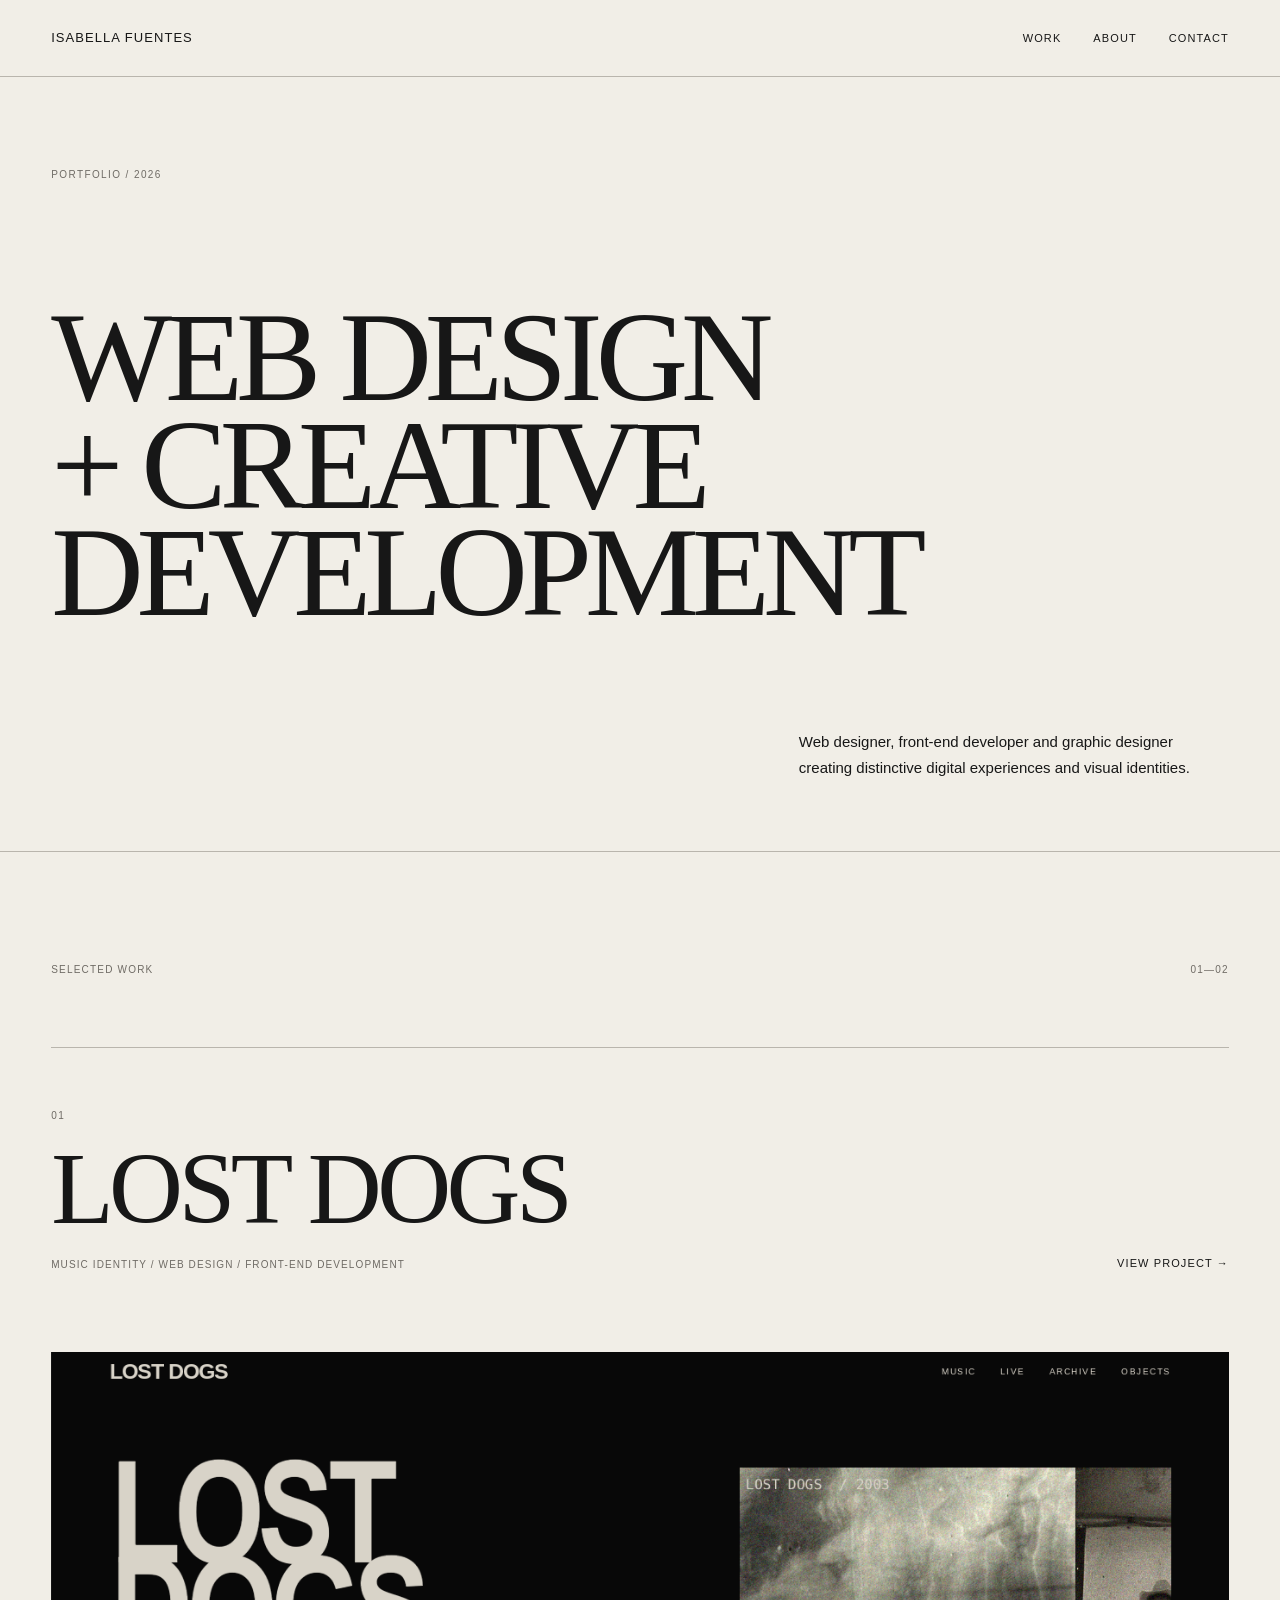
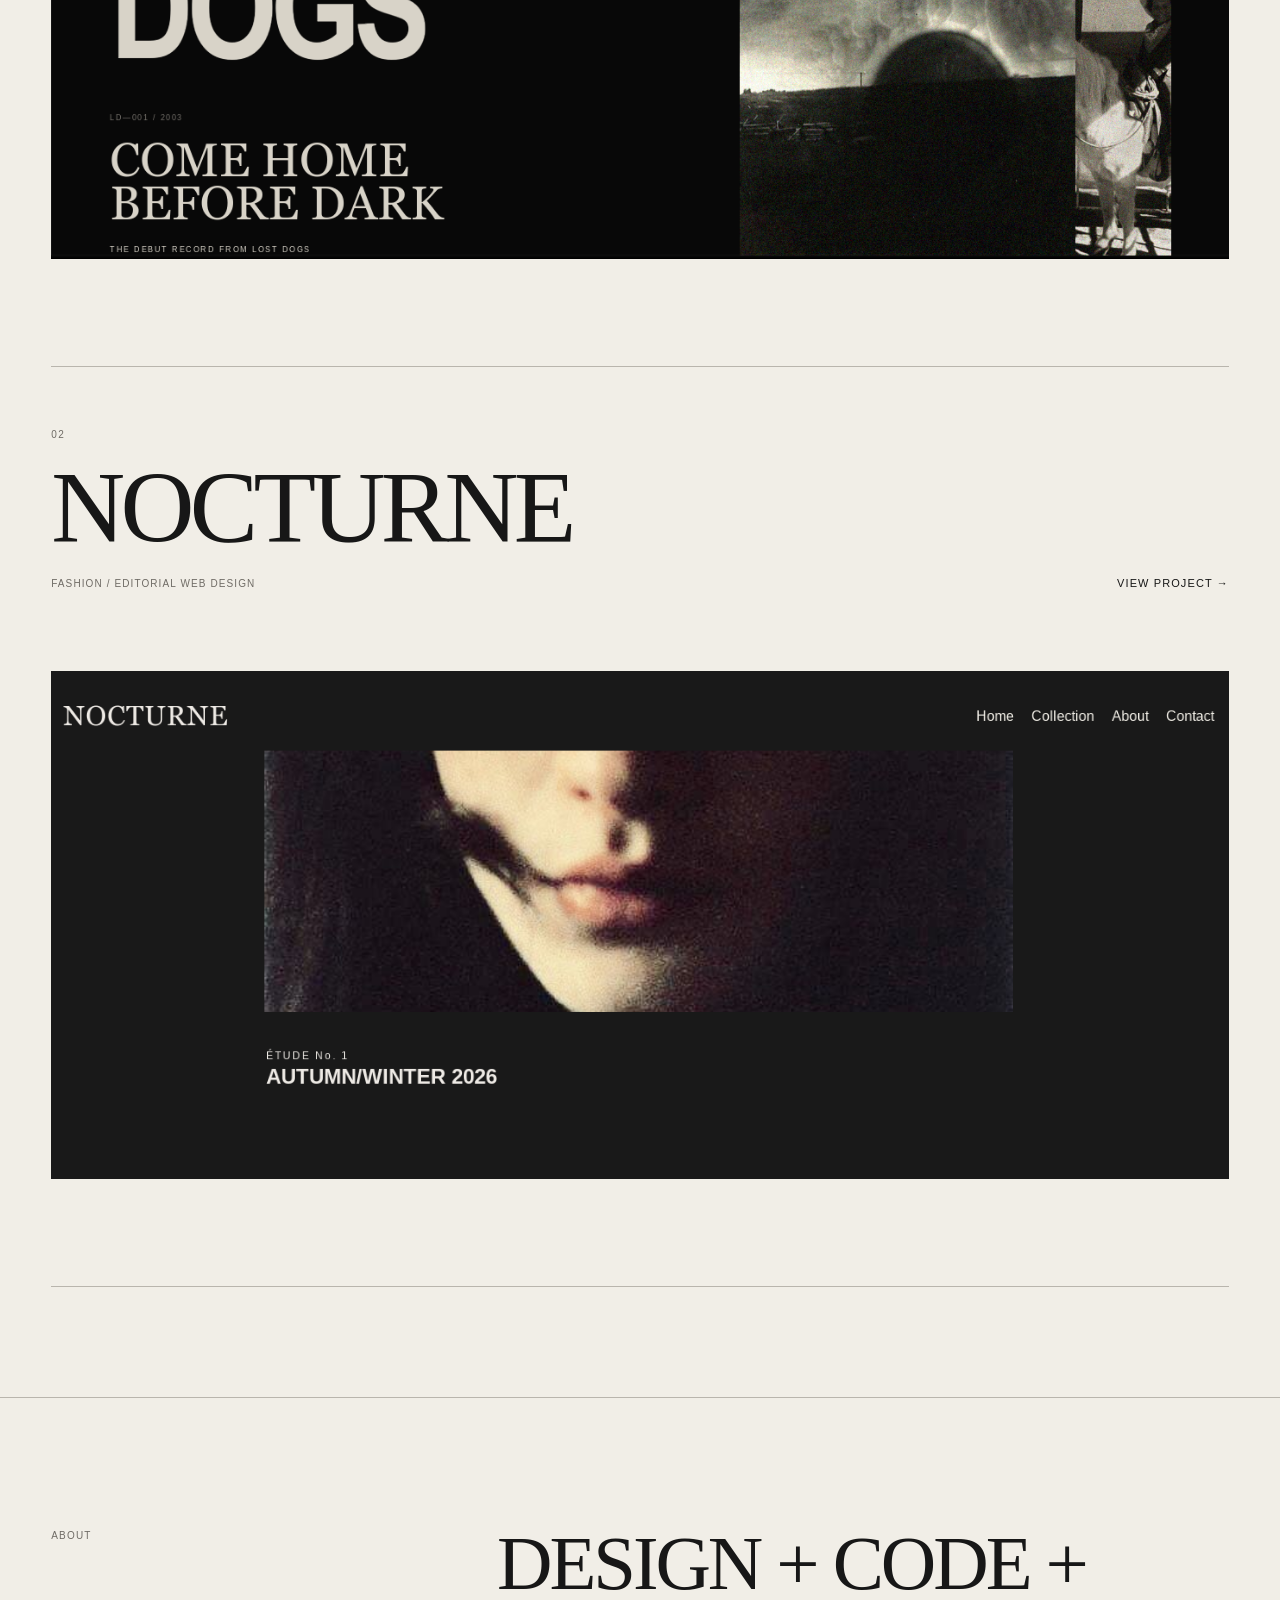
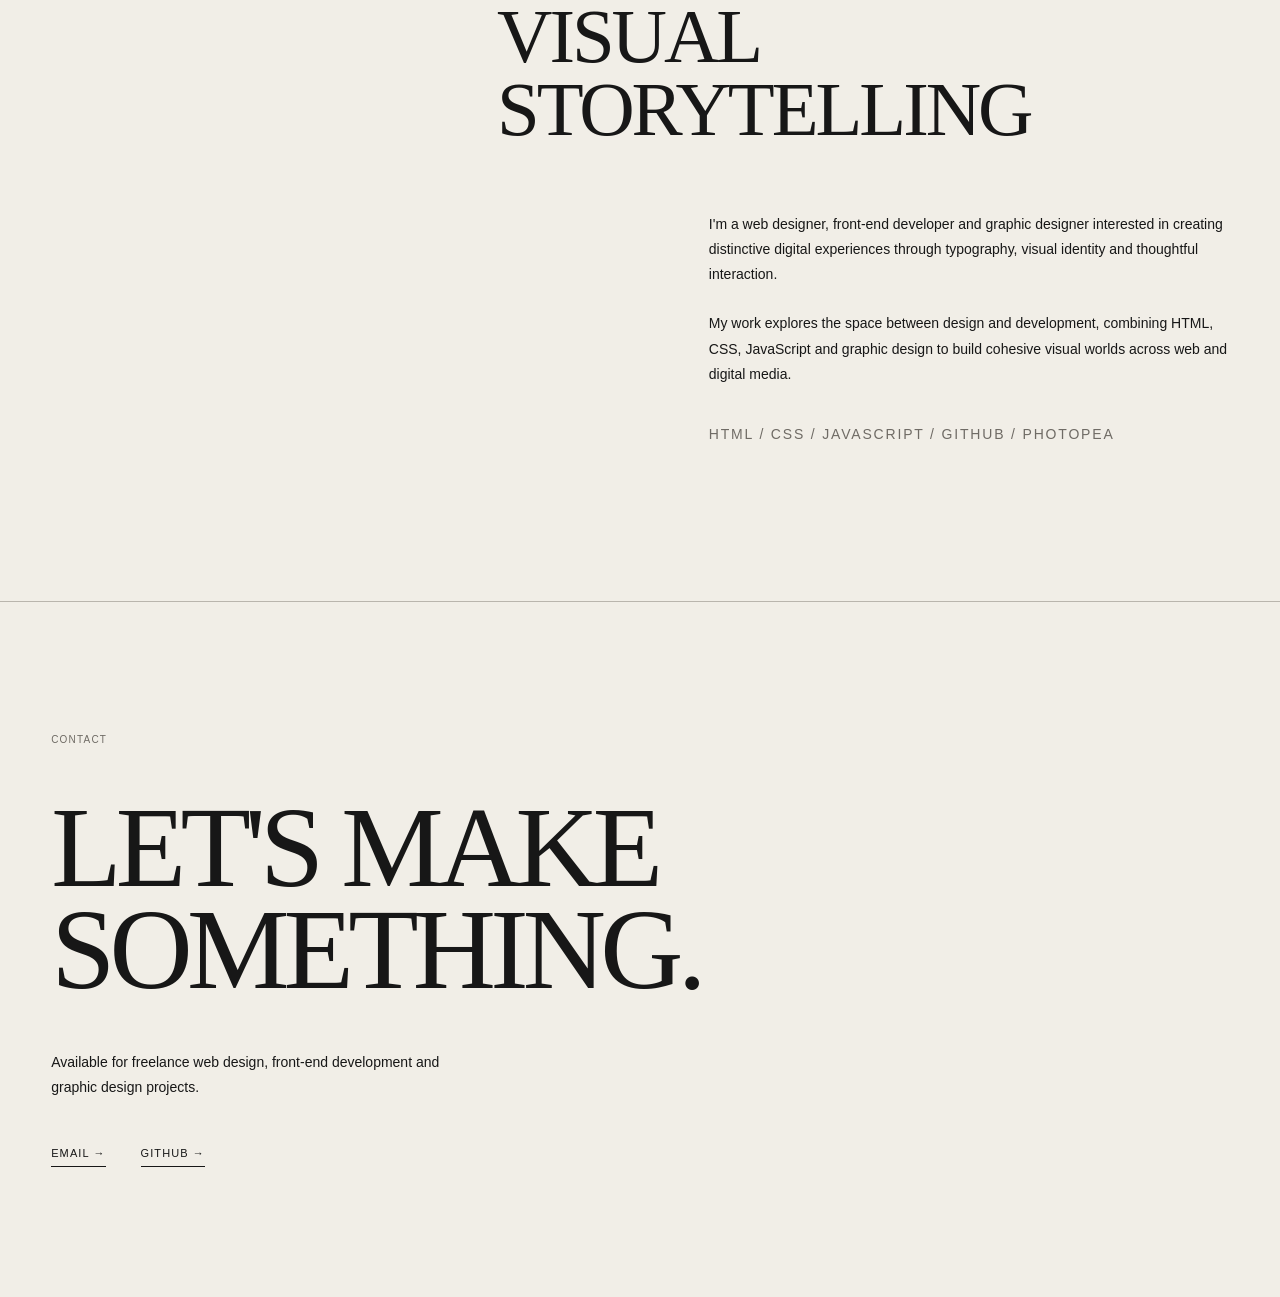
<file: index.html>
<!DOCTYPE html>
<html lang="en">

<head>
  <meta charset="UTF-8">
  <meta name="viewport" content="width=device-width, initial-scale=1.0">

  <title>Isabella Fuentes — Portfolio</title>

  <link rel="stylesheet" href="style.css">
</head>

<body>

  <header>

    <a href="index.html" class="logo">
      ISABELLA FUENTES
    </a>

    <nav>
      <a href="#work">WORK</a>
      <a href="#about">ABOUT</a>
      <a href="#contact">CONTACT</a>
    </nav>

  </header>


  <main>

    <!-- HERO -->
    <section class="hero">

      <p class="hero-label">
        PORTFOLIO / 2026
      </p>

      <h1>
        WEB DESIGN<br>
        + CREATIVE<br>
        DEVELOPMENT
      </h1>

      <p class="hero-intro">
        Web designer, front-end developer and graphic designer
        creating distinctive digital experiences and visual identities.
      </p>

    </section>

<!-- SELECTED WORK -->
<section class="work" id="work">

  <div class="section-heading">
    <p>SELECTED WORK</p>
    <p>01—02</p>
  </div>


  <!-- LOST DOGS -->
  <article class="project project-feature">

    <div class="project-heading">

      <div>
        <p class="project-number">01</p>

        <h2>LOST DOGS</h2>

        <p class="project-type">
          MUSIC IDENTITY / WEB DESIGN / FRONT-END DEVELOPMENT
        </p>
      </div>

      <a href="lost-dogs.html">
        VIEW PROJECT →
      </a>

    </div>


    <a href="lost-dogs.html" class="project-preview">

      <img
        src="images/lost-dogs-homepage.png"
        alt="Lost Dogs website design project"
      >

    </a>

  </article>


  <!-- NOCTURNE -->
  <article class="project project-feature">

    <div class="project-heading">

      <div>
        <p class="project-number">02</p>

        <h2>NOCTURNE</h2>

        <p class="project-type">
          FASHION / EDITORIAL WEB DESIGN
        </p>
      </div>

      <a href="nocturne.html">
        VIEW PROJECT →
      </a>

    </div>


    <a href="nocturne.html" class="project-preview">

      <img
        src="images/nocturne-homepage.png"
        alt="Nocturne fashion website design project"
      >

    </a>

  </article>

</section>
<!-- ABOUT -->
<section class="about" id="about">

  <p class="section-label">
    ABOUT
  </p>

  <div class="about-content">

    <h2>
      DESIGN + CODE +<br>
      VISUAL STORYTELLING
    </h2>

    <div class="about-copy">

      <p>
        I'm a web designer, front-end developer and graphic designer
        interested in creating distinctive digital experiences through
        typography, visual identity and thoughtful interaction.
      </p>

      <p>
        My work explores the space between design and development,
        combining HTML, CSS, JavaScript and graphic design to build
        cohesive visual worlds across web and digital media.
      </p>

      <p class="about-tools">
        HTML / CSS / JAVASCRIPT / GITHUB / PHOTOPEA
      </p>

    </div>

  </div>

</section>


<!-- CONTACT -->
<section class="contact" id="contact">

  <p class="section-label">
    CONTACT
  </p>

  <h2>
    LET'S MAKE<br>
    SOMETHING.
  </h2>

  <p class="contact-intro">
    Available for freelance web design, front-end development
    and graphic design projects.
  </p>

  <div class="contact-links">

    <a href="mailto:isabella.fuentes.design@gmail.com">
      EMAIL →
    </a>

    <a
      href="https://github.com/bellawestwood12-debug"
      target="_blank"
      rel="noopener noreferrer"
    >
      GITHUB →
    </a>

  </div>

</section>

  </footer>


  <script src="script.js"></script>

</body>

</html>
</file>
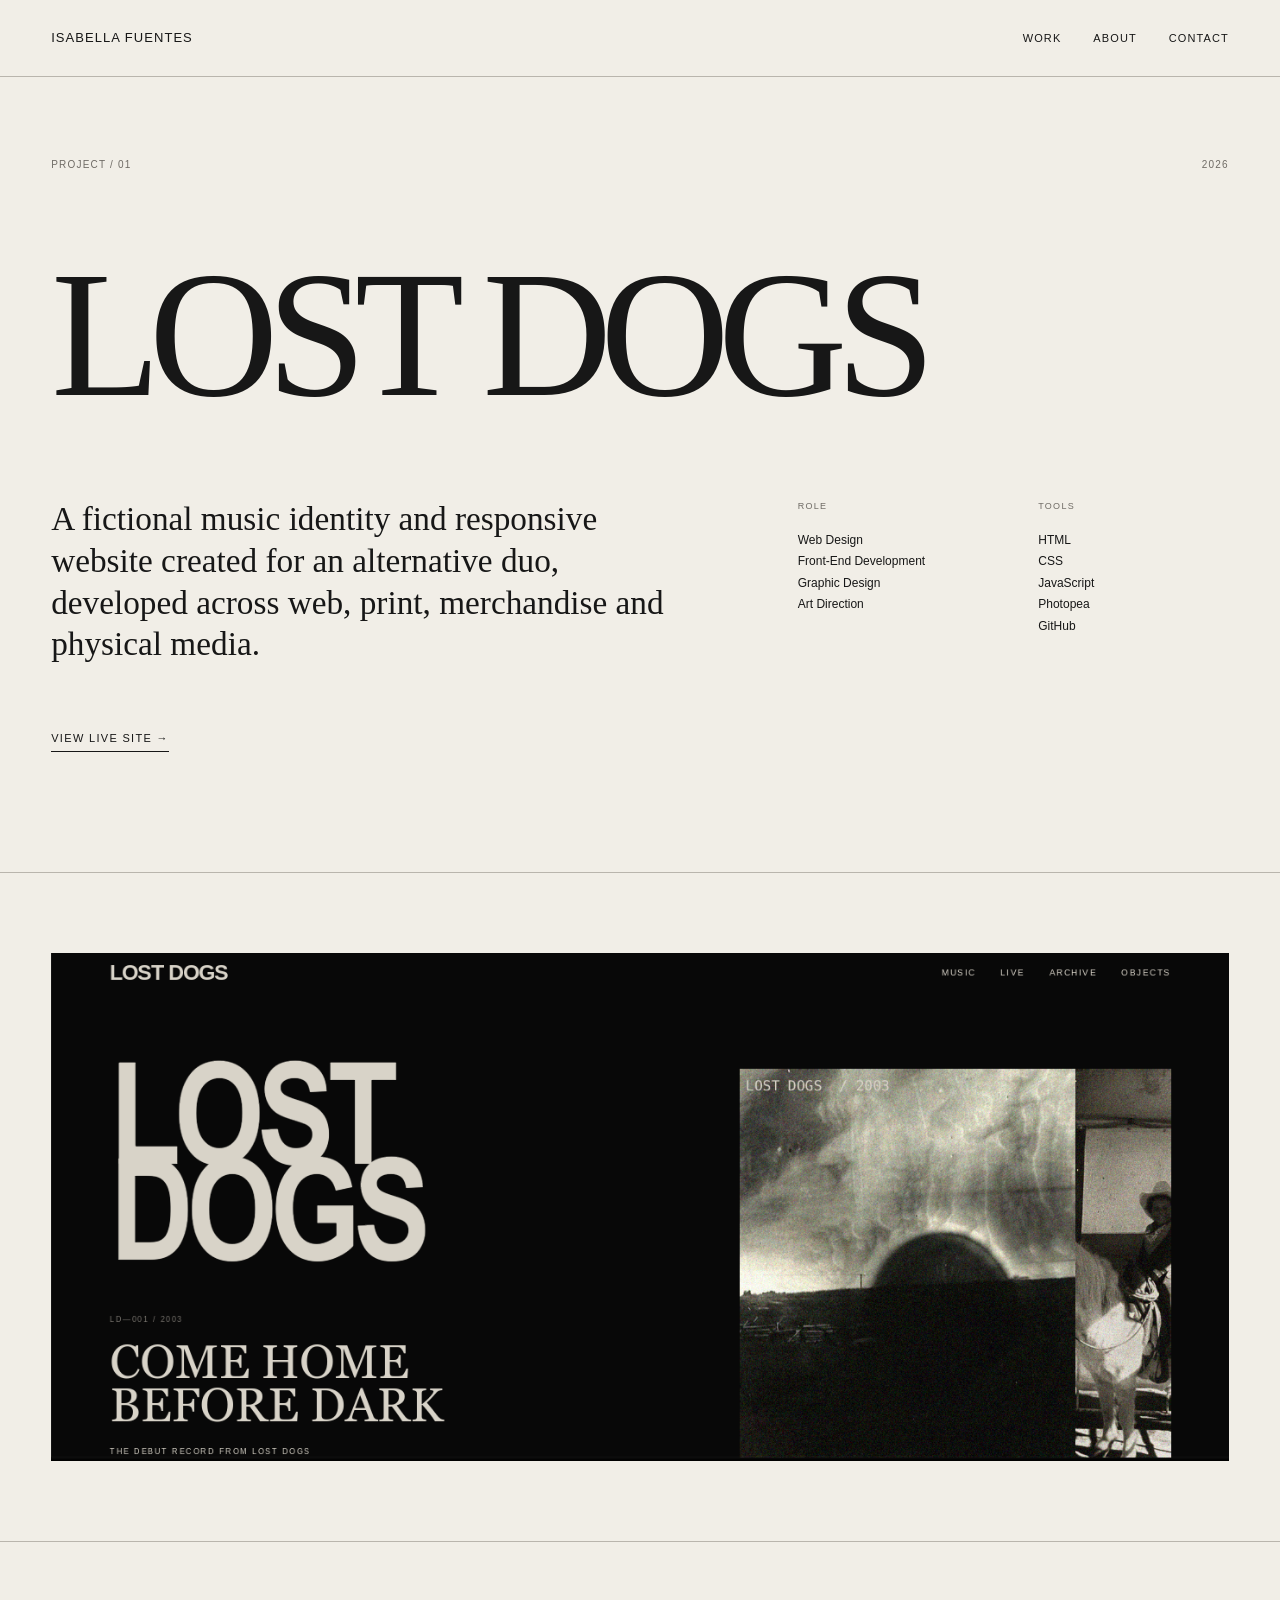
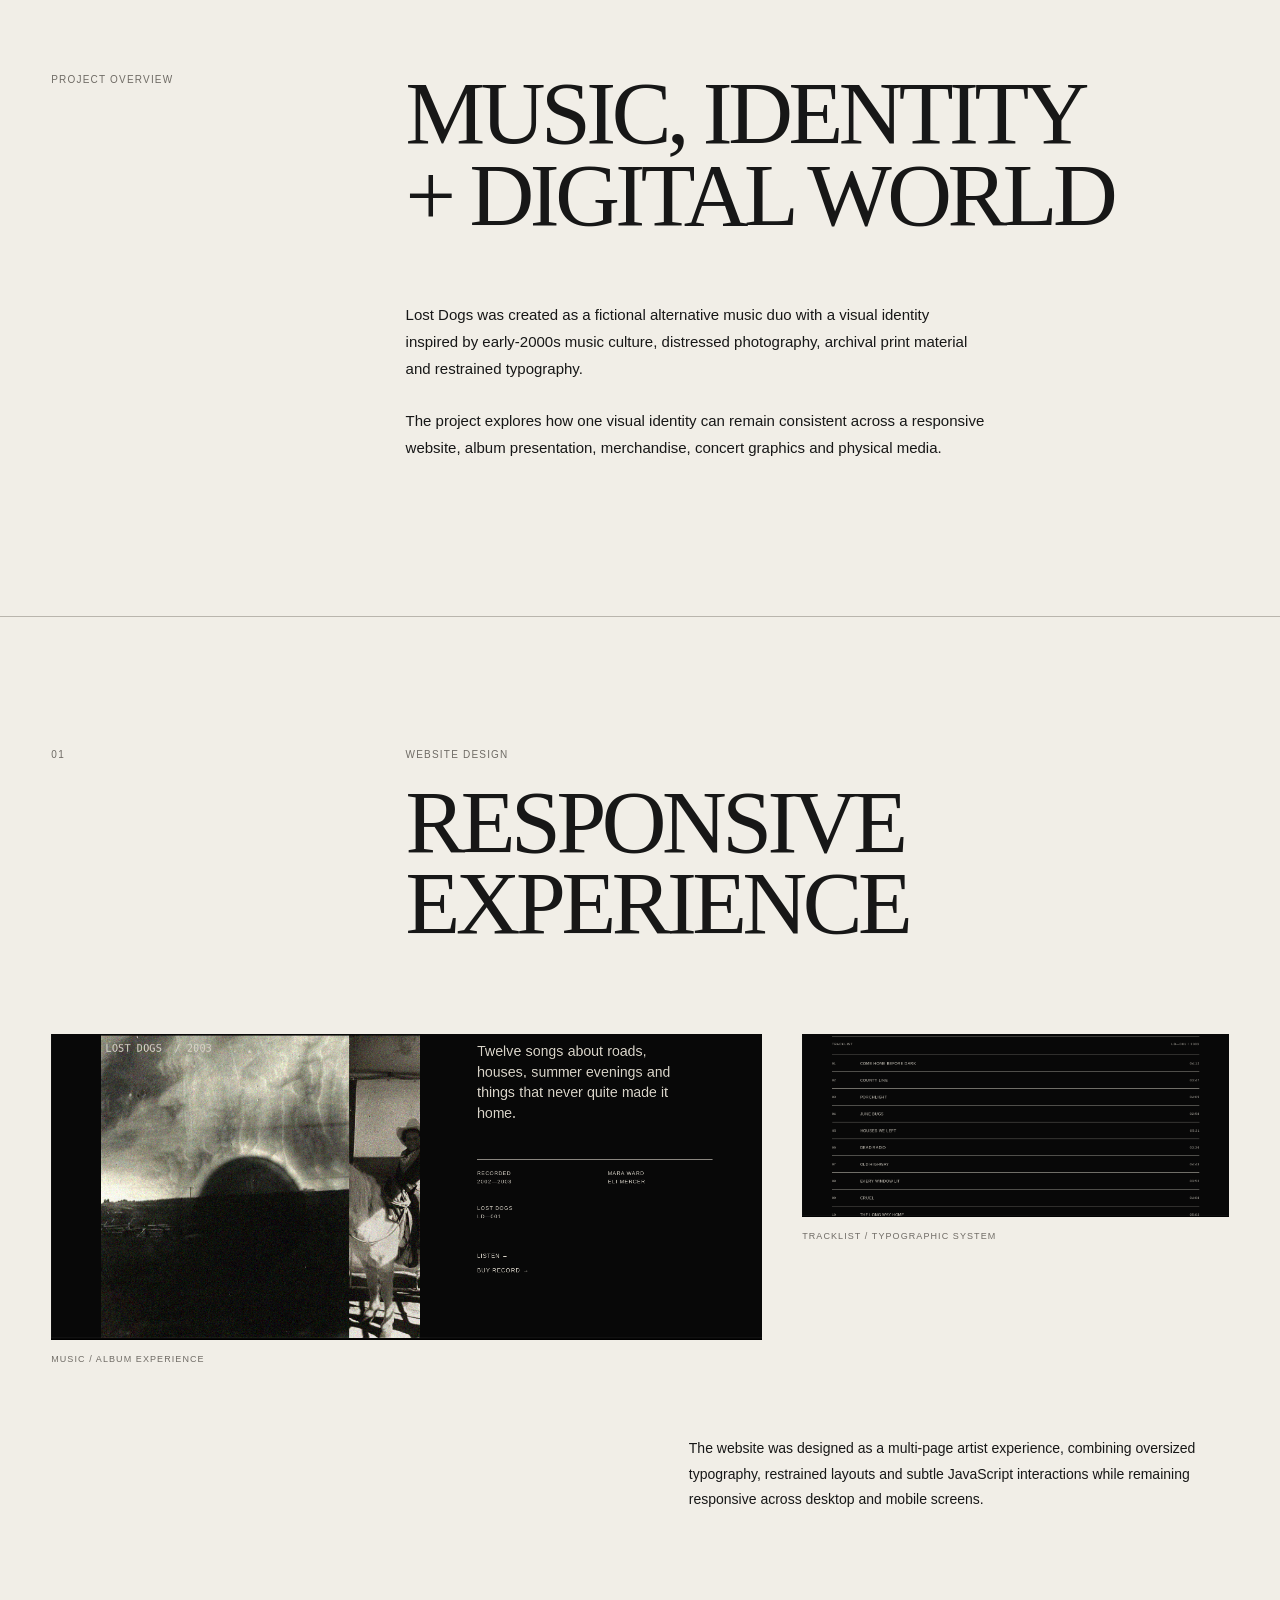
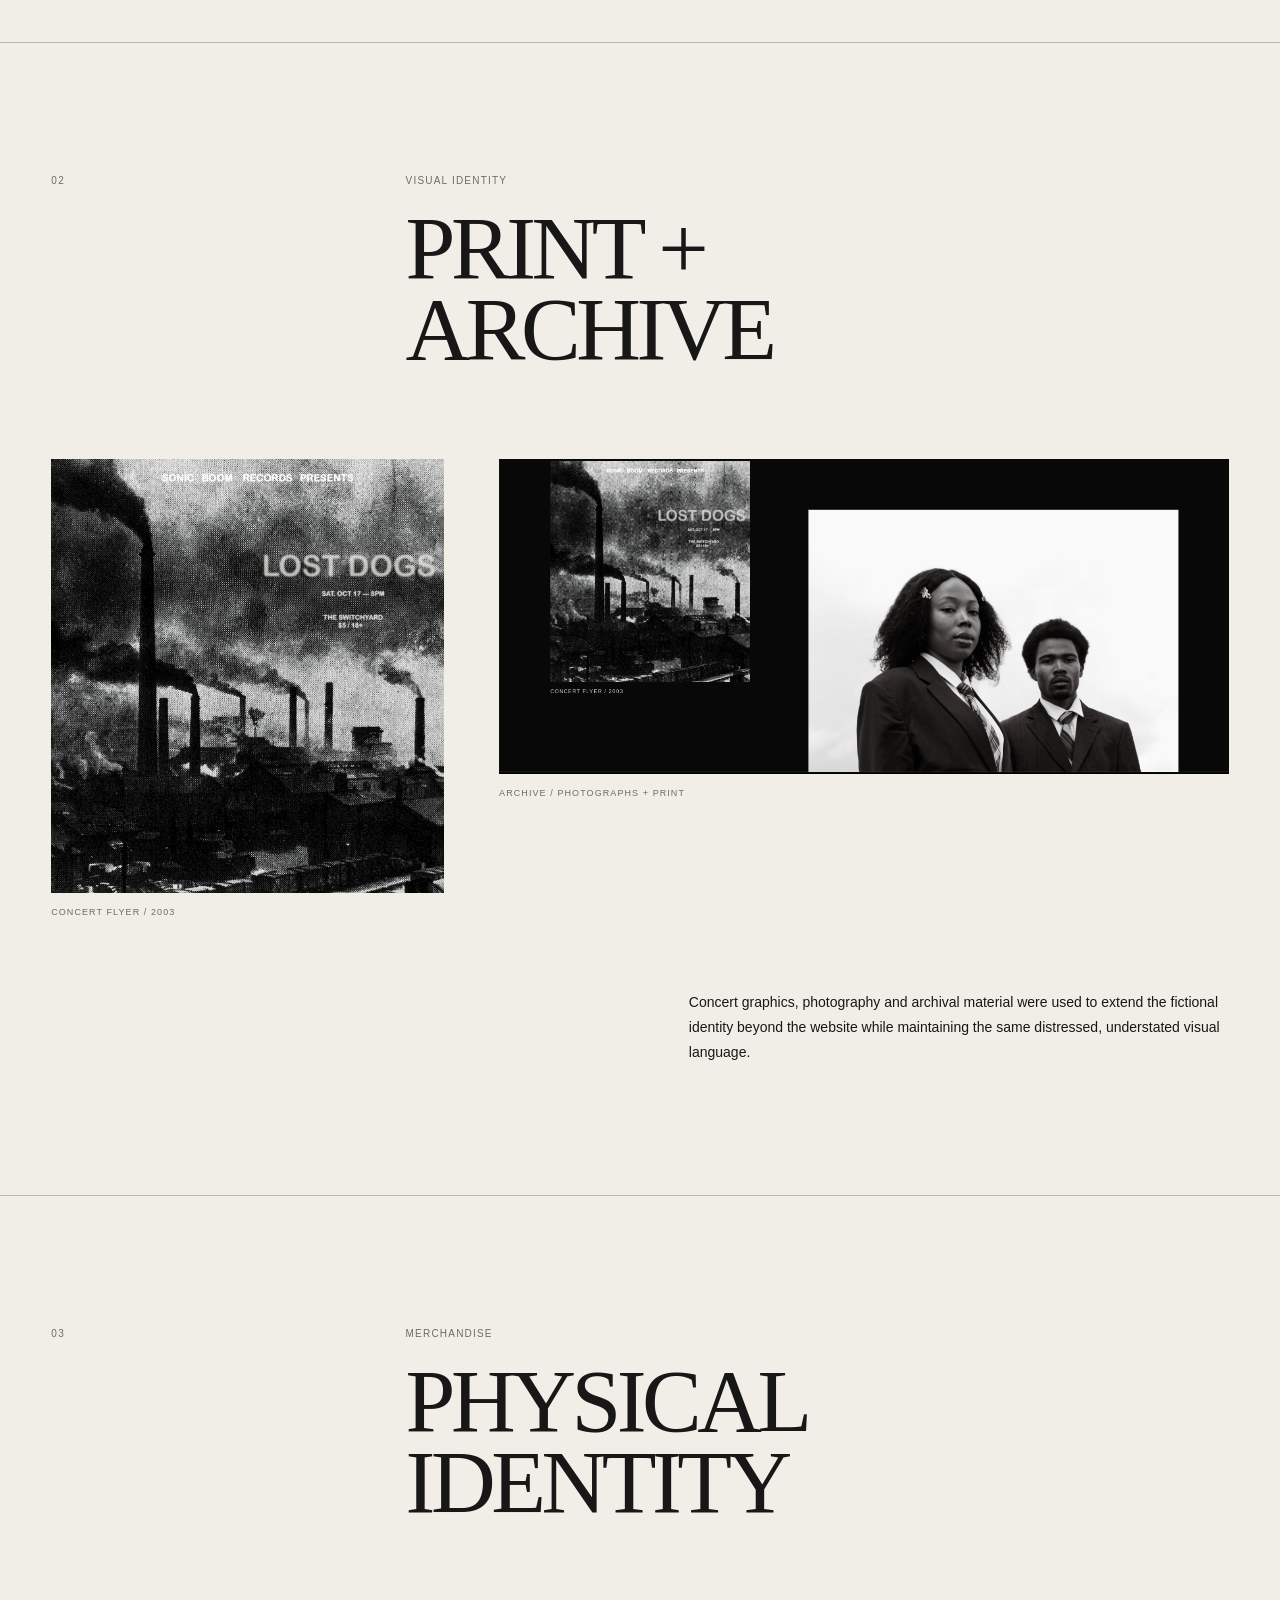
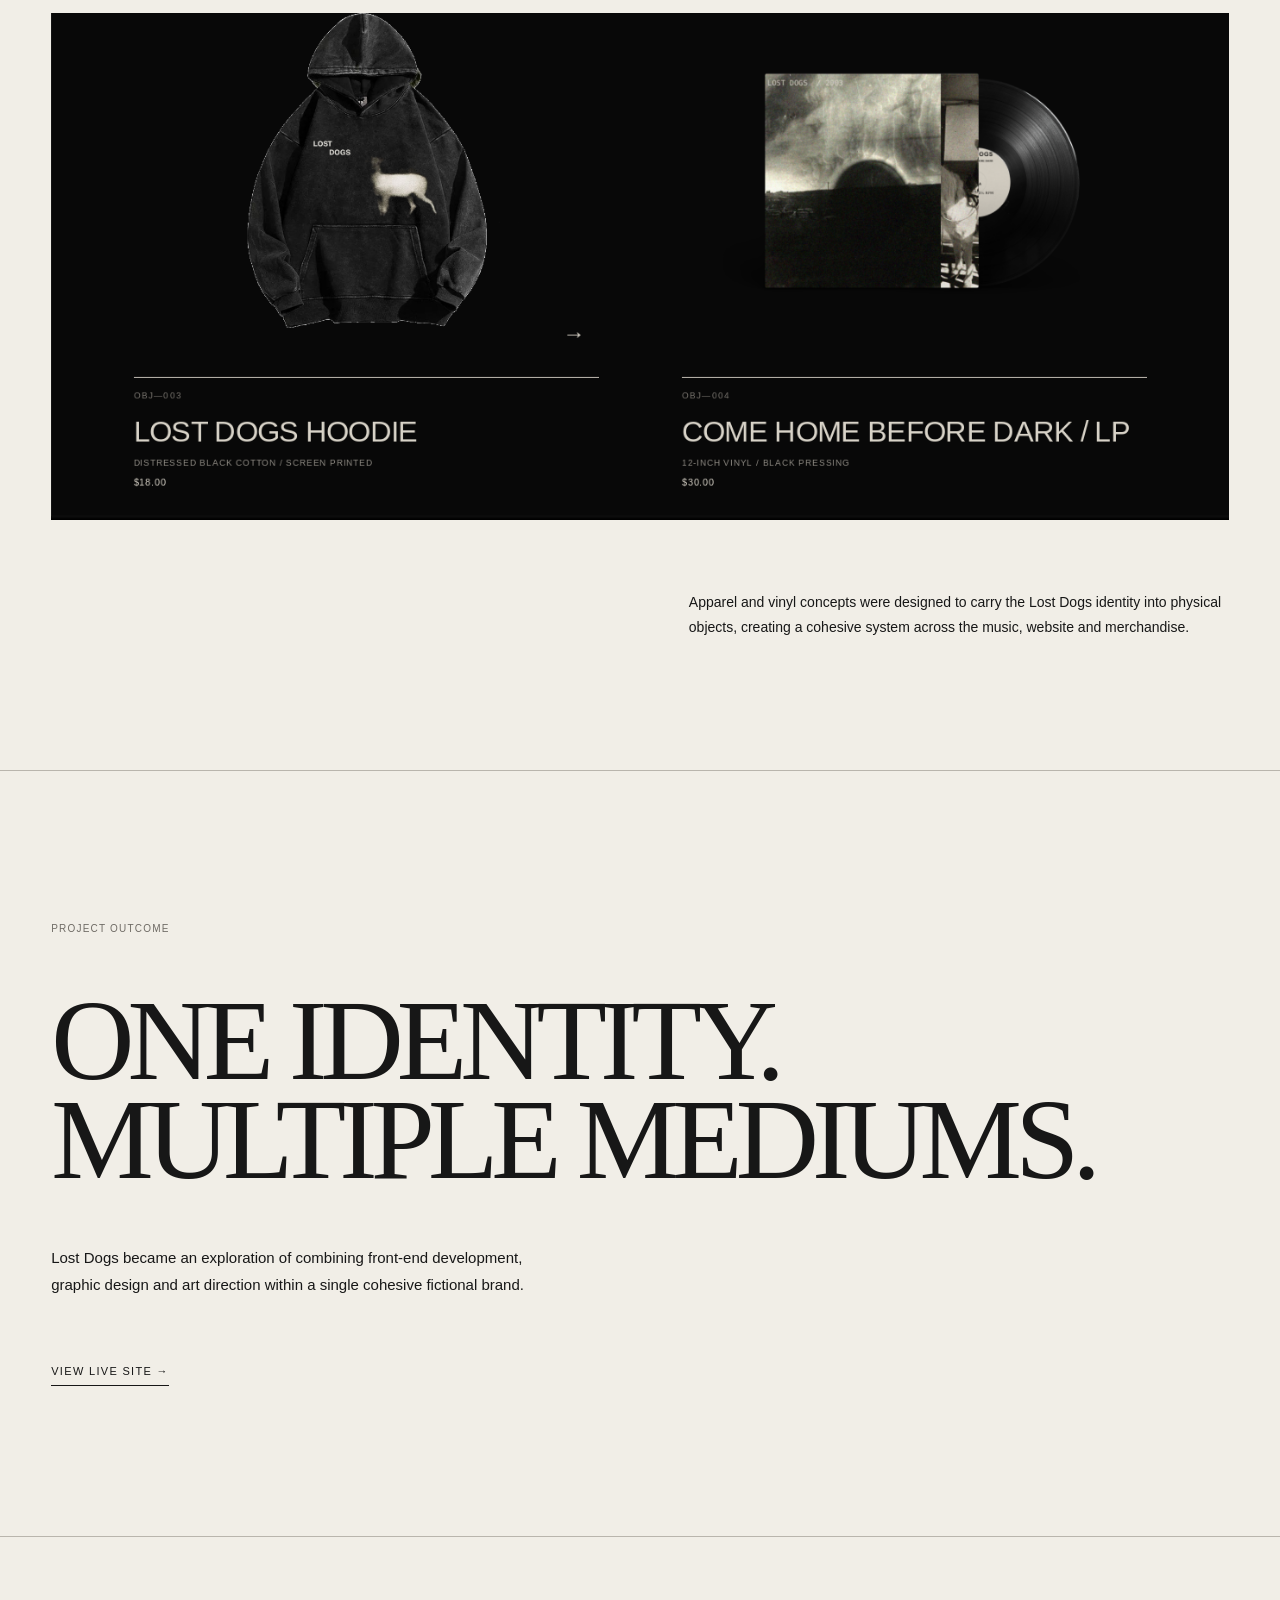
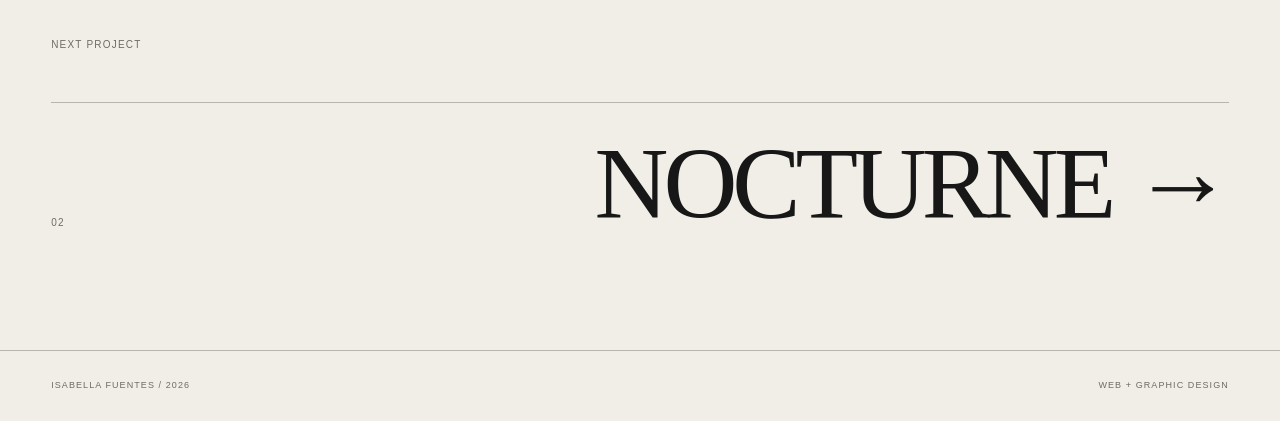
<file: lost-dogs.html>
<!DOCTYPE html>
<html lang="en">

<head>
  <meta charset="UTF-8">
  <meta name="viewport" content="width=device-width, initial-scale=1.0">

  <title>Lost Dogs — Isabella Fuentes</title>

  <link rel="stylesheet" href="style.css">
</head>

<body class="project-page">

  <!-- HEADER -->
  <header>

    <a href="index.html" class="logo">
      ISABELLA FUENTES
    </a>

    <nav>
      <a href="index.html#work">WORK</a>
      <a href="index.html#about">ABOUT</a>
      <a href="index.html#contact">CONTACT</a>
    </nav>

  </header>


  <main>

    <!-- PROJECT HERO -->
    <section class="case-hero">

      <div class="case-topline">
        <p>PROJECT / 01</p>
        <p>2026</p>
      </div>

      <h1>LOST DOGS</h1>

      <div class="case-intro">

        <p class="case-description">
          A fictional music identity and responsive website created
          for an alternative duo, developed across web, print,
          merchandise and physical media.
        </p>

        <div class="case-meta">

          <div>
            <p class="meta-label">ROLE</p>
            <p>
              Web Design<br>
              Front-End Development<br>
              Graphic Design<br>
              Art Direction
            </p>
          </div>

          <div>
            <p class="meta-label">TOOLS</p>
            <p>
              HTML<br>
              CSS<br>
              JavaScript<br>
              Photopea<br>
              GitHub
            </p>
          </div>

        </div>

      </div>

      <a
        href="https://bellawestwood12-debug.github.io/lost-dogs/"
        target="_blank"
        rel="noopener noreferrer"
        class="live-link"
      >
        VIEW LIVE SITE →
      </a>

    </section>


    <!-- HERO IMAGE -->
    <section class="case-image-full">

      <img
        src="images/lost-dogs-homepage.png"
        alt="Lost Dogs website homepage"
      >

    </section>


    <!-- PROJECT OVERVIEW -->
    <section class="case-overview">

      <p class="section-label">
        PROJECT OVERVIEW
      </p>

      <div class="case-overview-content">

        <h2>
          MUSIC, IDENTITY<br>
          + DIGITAL WORLD
        </h2>

        <p>
          Lost Dogs was created as a fictional alternative music duo
          with a visual identity inspired by early-2000s music culture,
          distressed photography, archival print material and restrained
          typography.
        </p>

        <p>
          The project explores how one visual identity can remain
          consistent across a responsive website, album presentation,
          merchandise, concert graphics and physical media.
        </p>

      </div>

    </section>


    <!-- WEBSITE DESIGN -->
    <section class="case-section">

      <div class="case-section-heading">

        <p>01</p>

        <div>
          <p class="section-label">
            WEBSITE DESIGN
          </p>

          <h2>
            RESPONSIVE<br>
            EXPERIENCE
          </h2>
        </div>

      </div>


      <div class="case-grid case-grid-two">

        <figure>

          <img
            src="images/lost-dogs-music.png"
            alt="Lost Dogs music page"
          >

          <figcaption>
            MUSIC / ALBUM EXPERIENCE
          </figcaption>

        </figure>


        <figure>

          <img
            src="images/lost-dogs-tracklist.png"
            alt="Lost Dogs album tracklist"
          >

          <figcaption>
            TRACKLIST / TYPOGRAPHIC SYSTEM
          </figcaption>

        </figure>

      </div>

      <p class="case-copy">
        The website was designed as a multi-page artist experience,
        combining oversized typography, restrained layouts and subtle
        JavaScript interactions while remaining responsive across
        desktop and mobile screens.
      </p>

    </section>


    <!-- VISUAL IDENTITY -->
    <section class="case-section">

      <div class="case-section-heading">

        <p>02</p>

        <div>

          <p class="section-label">
            VISUAL IDENTITY
          </p>

          <h2>
            PRINT +<br>
            ARCHIVE
          </h2>

        </div>

      </div>


      <div class="case-grid case-grid-asymmetrical">

        <figure>

          <img
            src="images/lost-dogs-flyer.png"
            alt="Lost Dogs concert flyer"
          >

          <figcaption>
            CONCERT FLYER / 2003
          </figcaption>

        </figure>


        <figure>

          <img
            src="images/lost-dogs-archive.png"
            alt="Lost Dogs archive page"
          >

          <figcaption>
            ARCHIVE / PHOTOGRAPHS + PRINT
          </figcaption>

        </figure>

      </div>

      <p class="case-copy">
        Concert graphics, photography and archival material were used
        to extend the fictional identity beyond the website while
        maintaining the same distressed, understated visual language.
      </p>

    </section>


    <!-- MERCHANDISE -->
    <section class="case-section">

      <div class="case-section-heading">

        <p>03</p>

        <div>

          <p class="section-label">
            MERCHANDISE
          </p>

          <h2>
            PHYSICAL<br>
            IDENTITY
          </h2>

        </div>

      </div>


      <div class="case-image-full">

        <img
          src="images/lost-dogs-merch.png"
          alt="Lost Dogs merchandise collection"
        >

      </div>

      <p class="case-copy">
        Apparel and vinyl concepts were designed to carry the Lost Dogs
        identity into physical objects, creating a cohesive system
        across the music, website and merchandise.
      </p>

    </section>


    <!-- OUTCOME -->
    <section class="case-outcome">

      <p class="section-label">
        PROJECT OUTCOME
      </p>

      <h2>
        ONE IDENTITY.<br>
        MULTIPLE MEDIUMS.
      </h2>

      <p>
        Lost Dogs became an exploration of combining front-end
        development, graphic design and art direction within a single
        cohesive fictional brand.
      </p>

      <a
        href="https://bellawestwood12-debug.github.io/lost-dogs/"
        target="_blank"
        rel="noopener noreferrer"
        class="live-link"
      >
        VIEW LIVE SITE →
      </a>

    </section>


    <!-- NEXT PROJECT -->
    <section class="next-project">

      <p class="section-label">
        NEXT PROJECT
      </p>

      <a href="nocturne.html">
        <span>02</span>
        <h2>NOCTURNE →</h2>
      </a>

    </section>

  </main>


  <footer>

    <p>
      ISABELLA FUENTES / 2026
    </p>

    <p>
      WEB + GRAPHIC DESIGN
    </p>

  </footer>

</body>

</html>
</file>
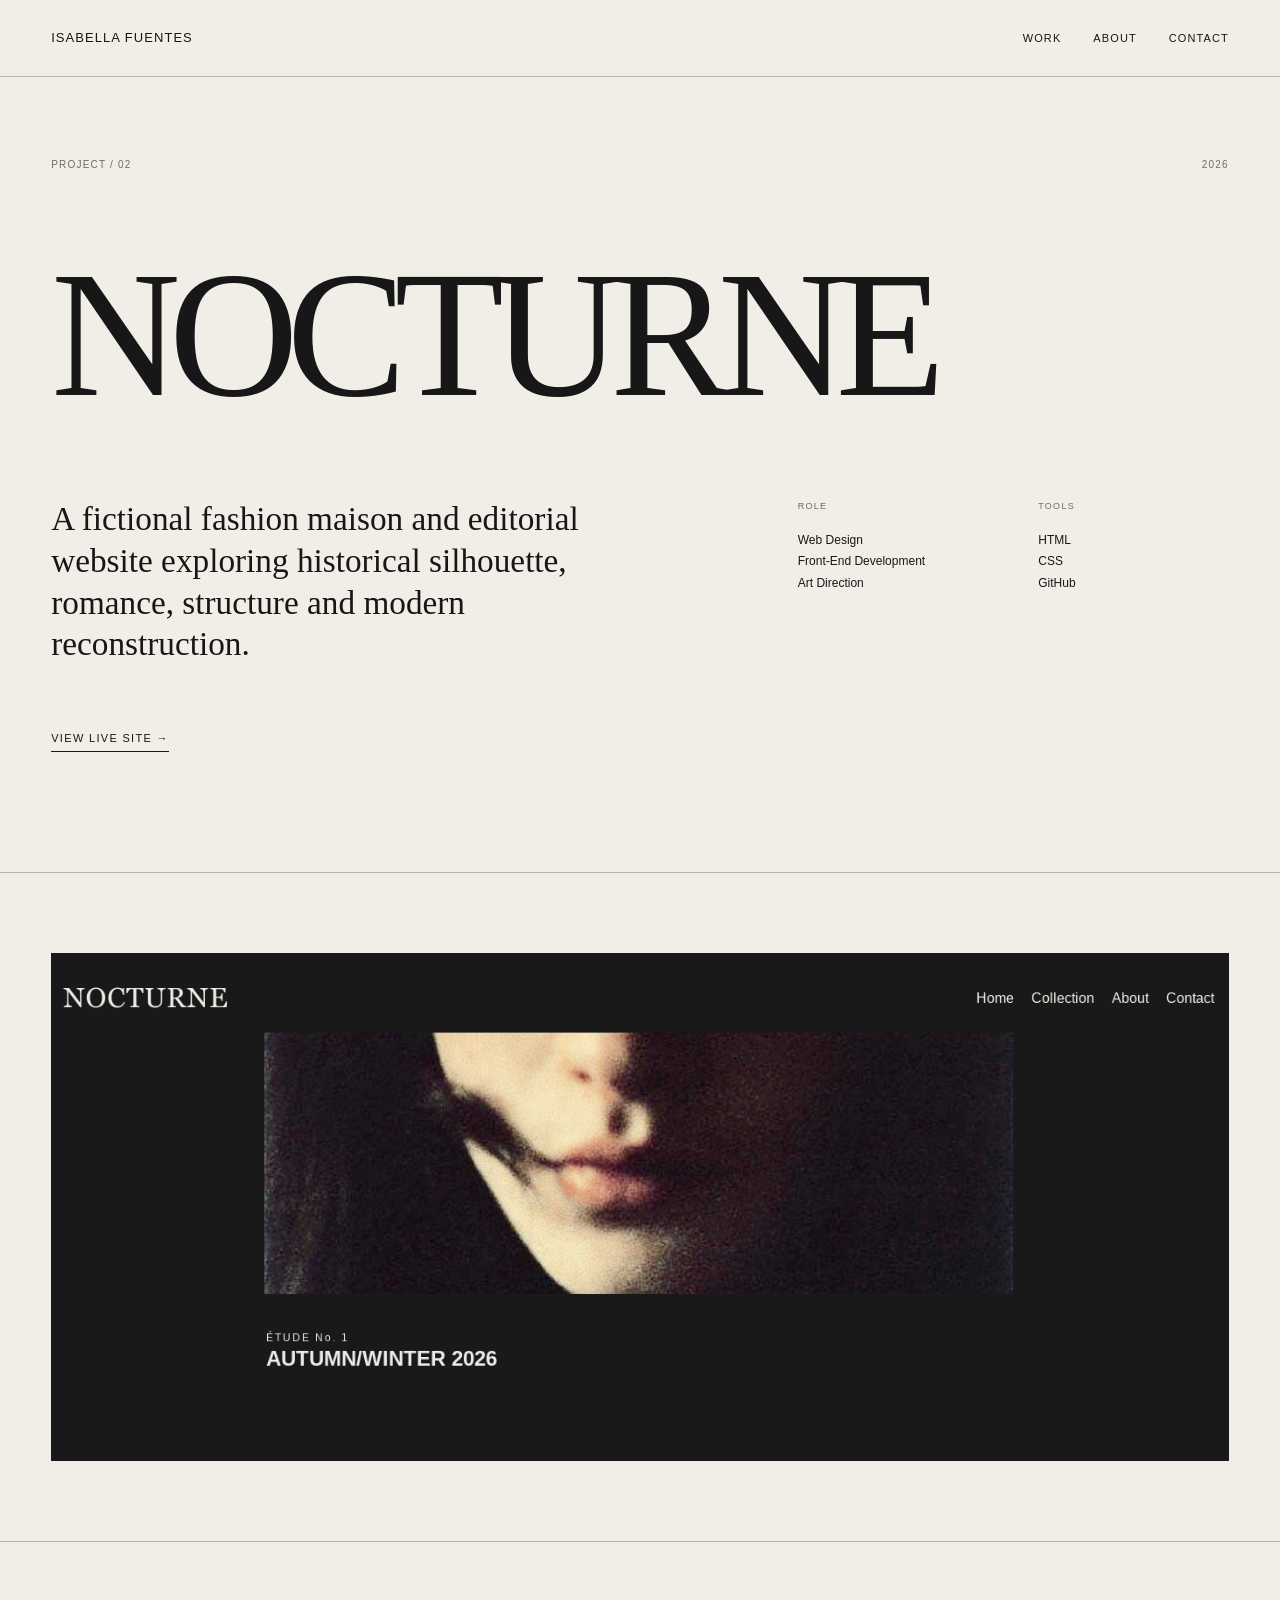
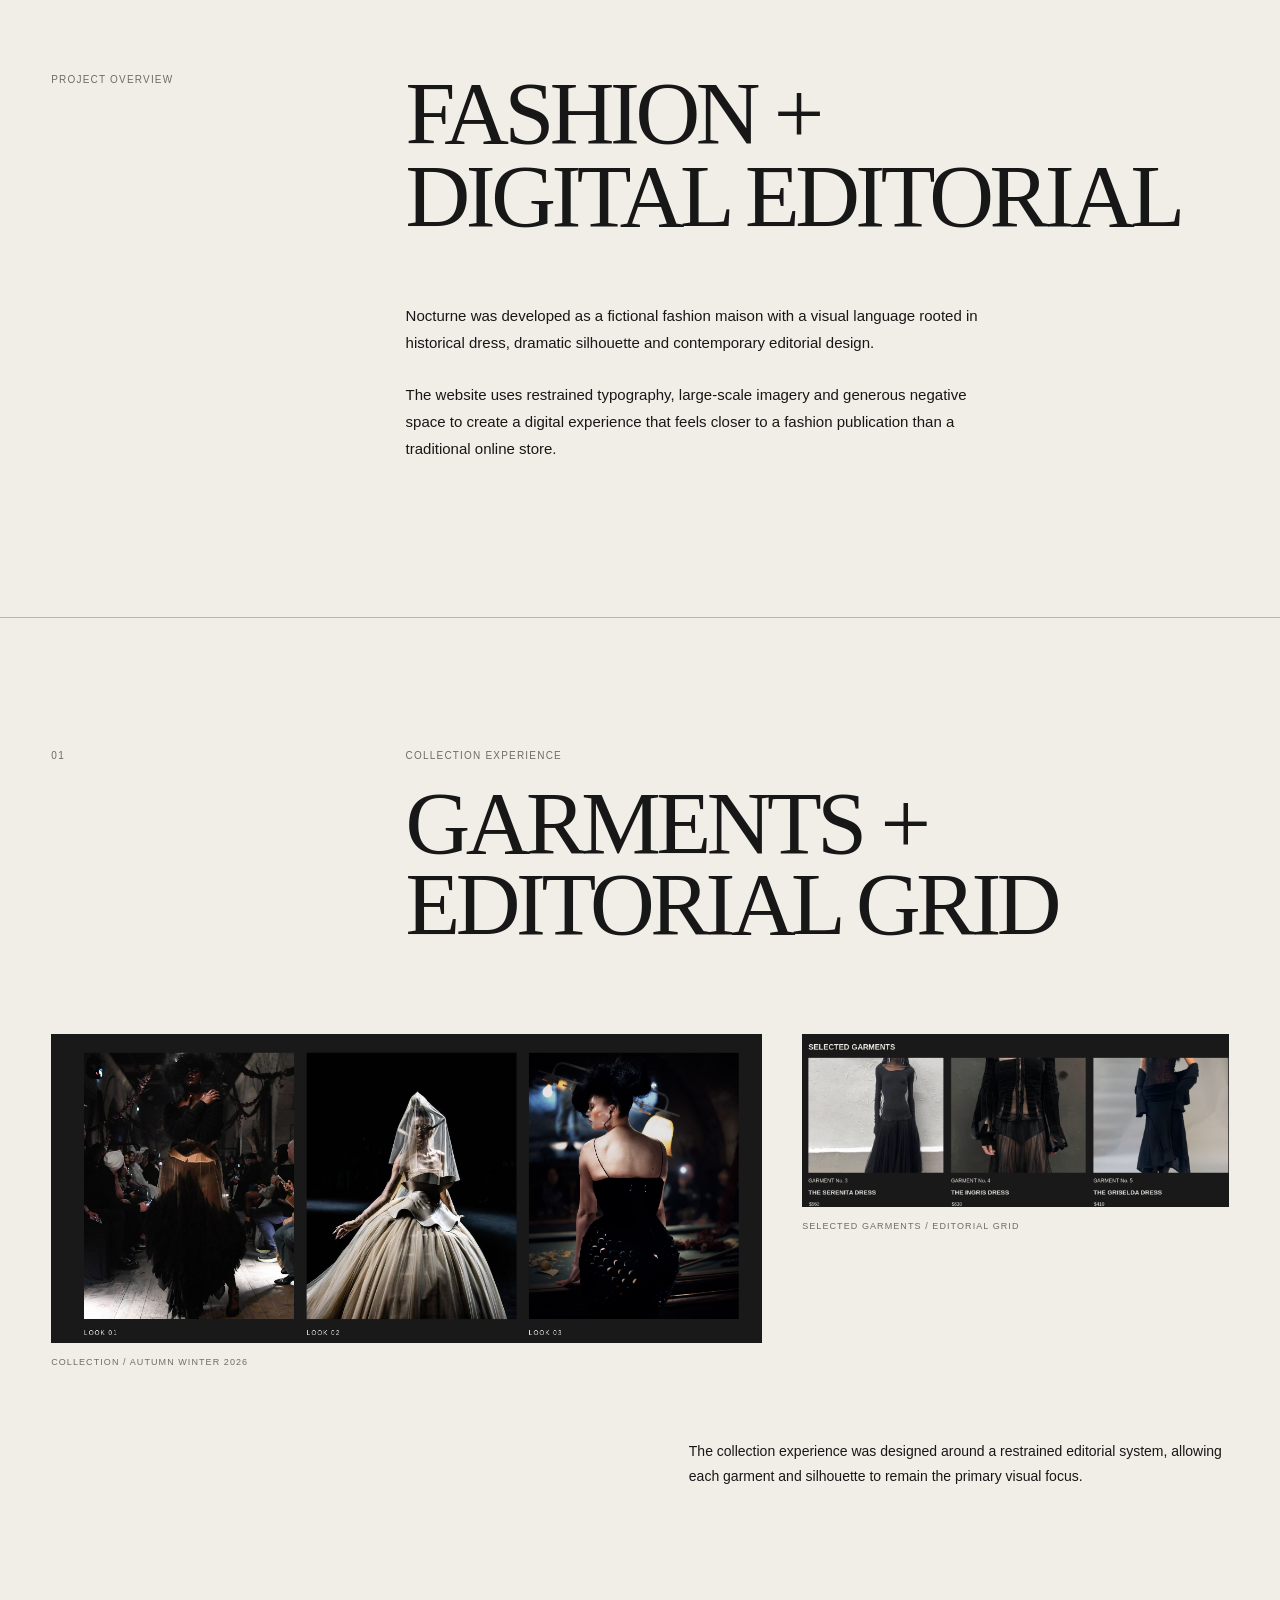
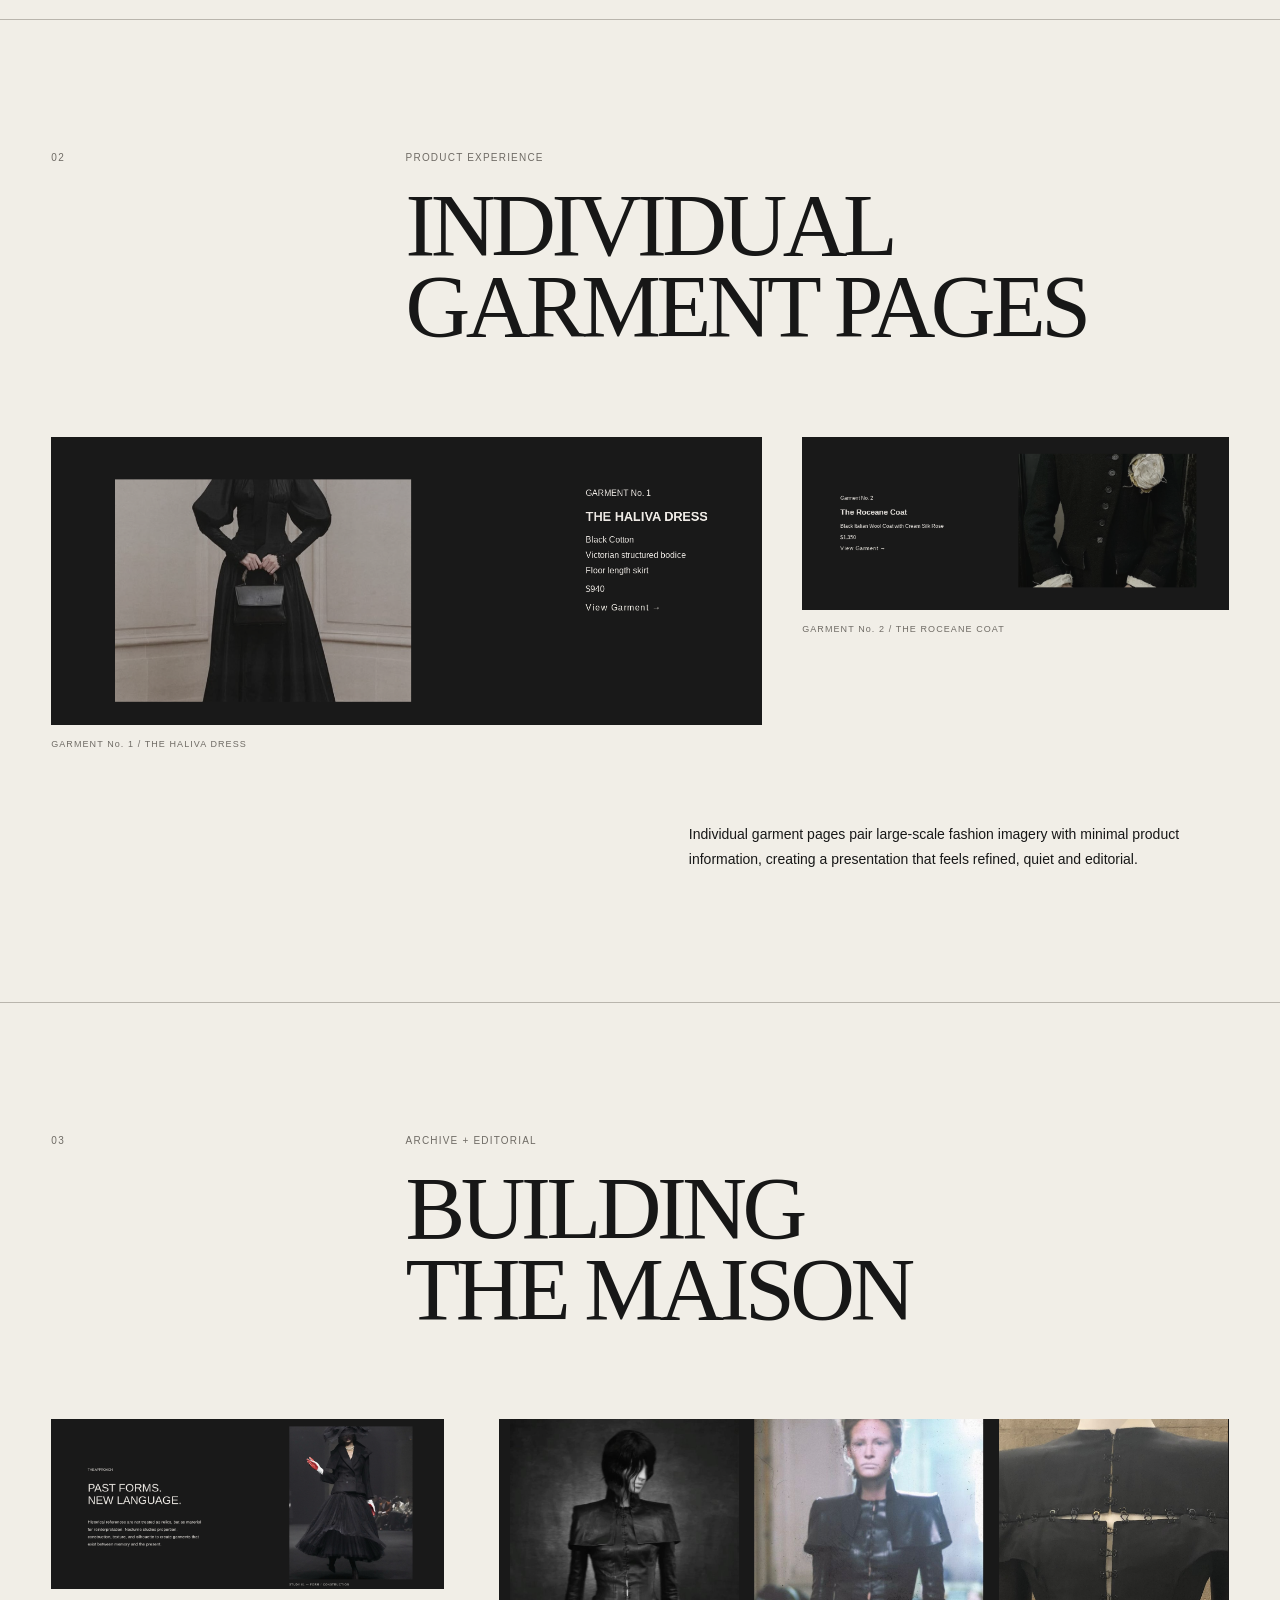
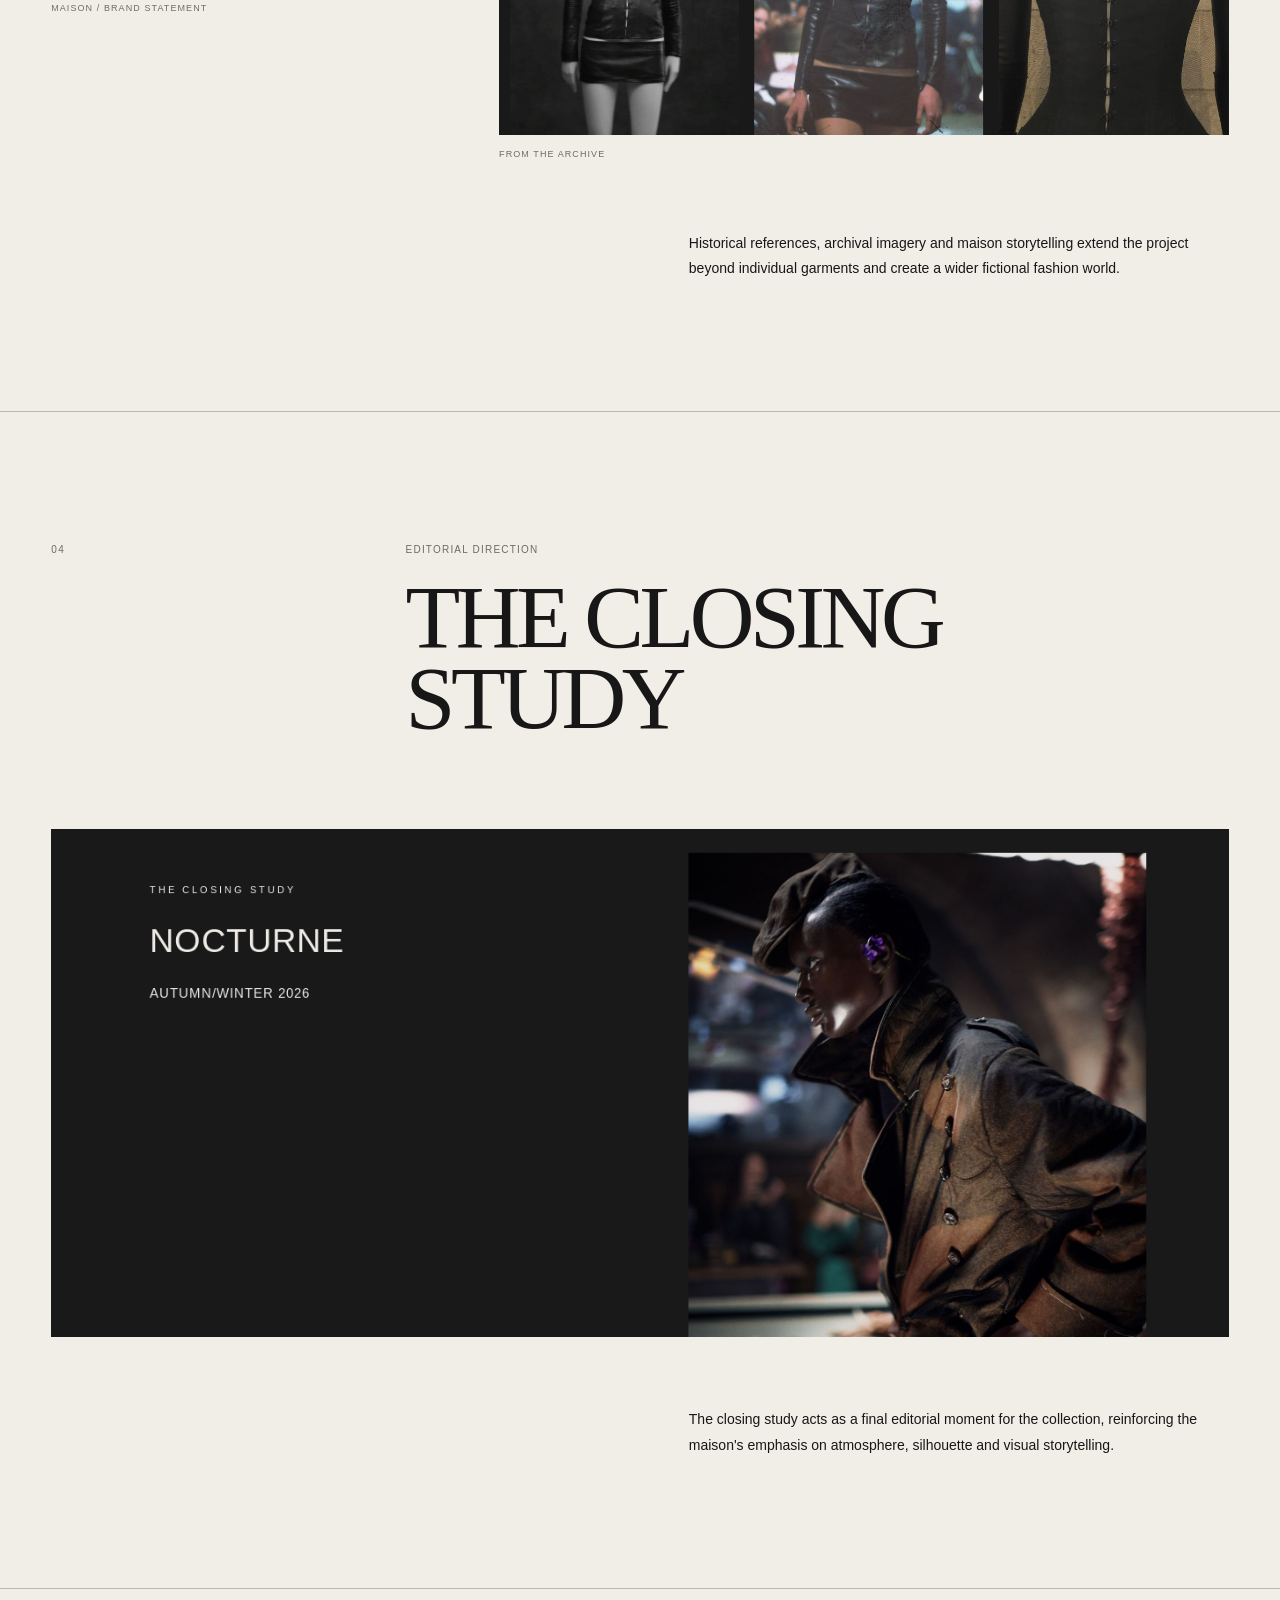
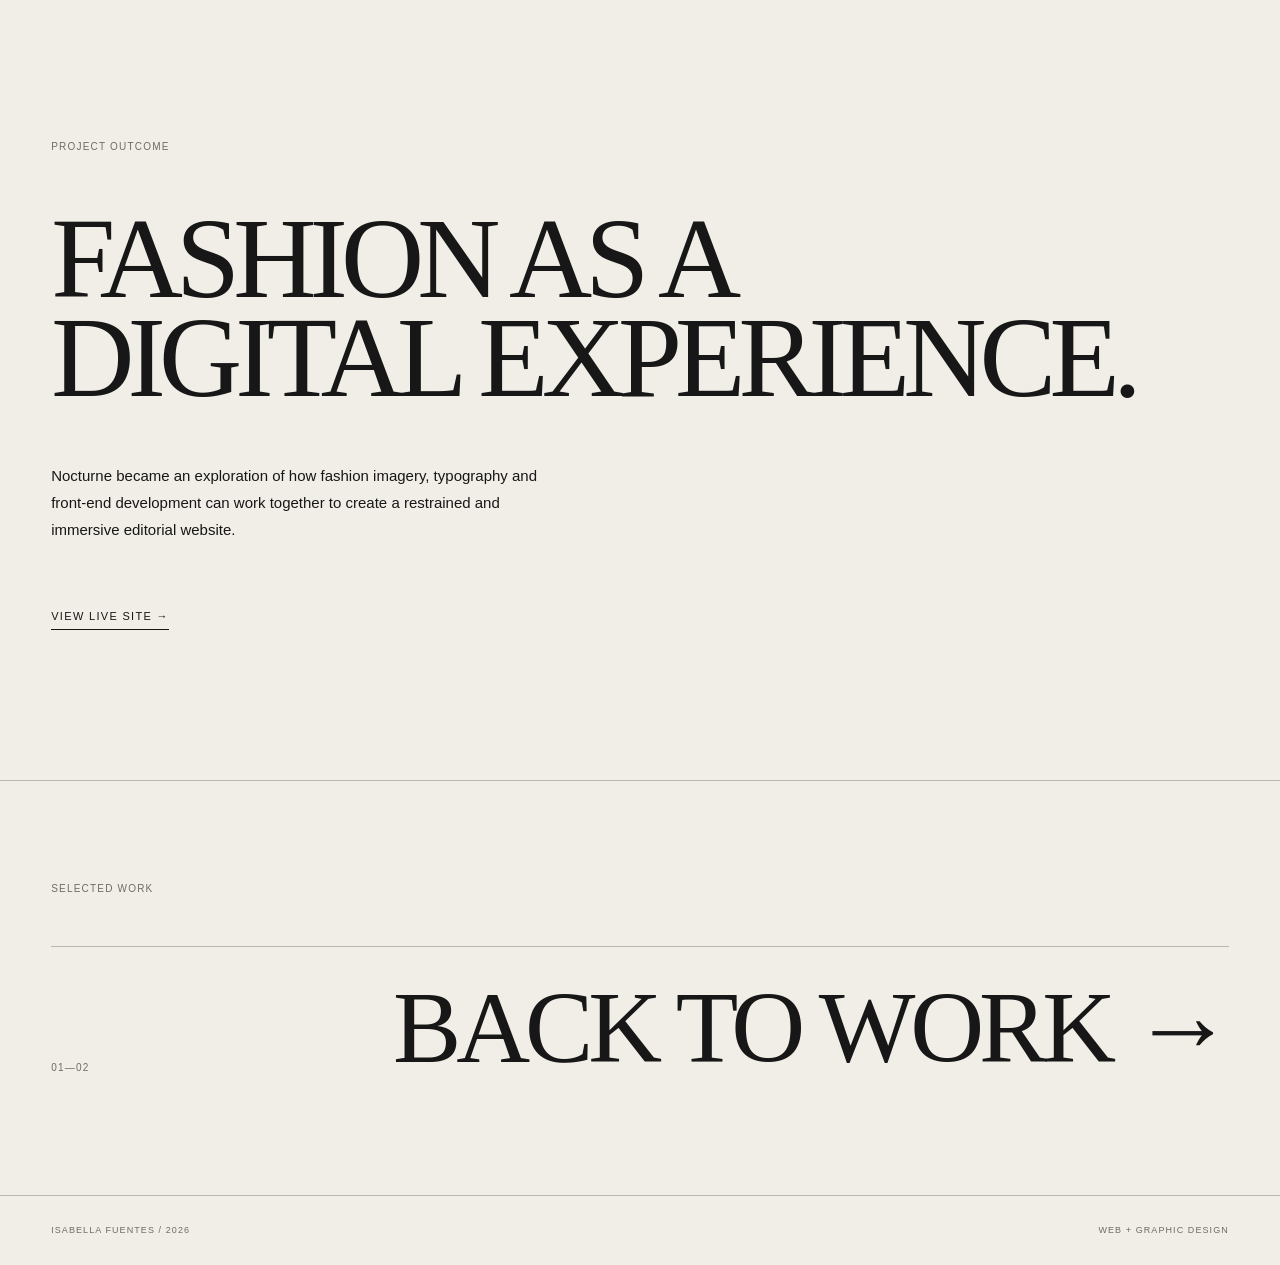
<file: nocturne.html>
<!DOCTYPE html>
<html lang="en">

<head>
  <meta charset="UTF-8">
  <meta name="viewport" content="width=device-width, initial-scale=1.0">

  <title>Nocturne — Isabella Fuentes</title>

  <link rel="stylesheet" href="style.css">
</head>

<body class="project-page">

  <!-- HEADER -->
  <header>

    <a href="index.html" class="logo">
      ISABELLA FUENTES
    </a>

    <nav>
      <a href="index.html#work">WORK</a>
      <a href="index.html#about">ABOUT</a>
      <a href="index.html#contact">CONTACT</a>
    </nav>

  </header>


  <main>

    <!-- PROJECT HERO -->
    <section class="case-hero">

      <div class="case-topline">
        <p>PROJECT / 02</p>
        <p>2026</p>
      </div>

      <h1>NOCTURNE</h1>

      <div class="case-intro">

        <p class="case-description">
          A fictional fashion maison and editorial website exploring
          historical silhouette, romance, structure and modern
          reconstruction.
        </p>

        <div class="case-meta">

          <div>
            <p class="meta-label">ROLE</p>
            <p>
              Web Design<br>
              Front-End Development<br>
              Art Direction
            </p>
          </div>

          <div>
            <p class="meta-label">TOOLS</p>
            <p>
              HTML<br>
              CSS<br>
              GitHub
            </p>
          </div>

        </div>

      </div>

      <a
        href="https://bellawestwood12-debug.github.io/nocturne/"
        target="_blank"
        rel="noopener noreferrer"
        class="live-link"
      >
        VIEW LIVE SITE →
      </a>

    </section>


    <!-- HOMEPAGE -->
    <section class="case-image-full">

      <img
        src="images/nocturne-homepage.png"
        alt="Nocturne fashion website homepage"
      >

    </section>


    <!-- PROJECT OVERVIEW -->
    <section class="case-overview">

      <p class="section-label">
        PROJECT OVERVIEW
      </p>

      <div class="case-overview-content">

        <h2>
          FASHION +<br>
          DIGITAL EDITORIAL
        </h2>

        <p>
          Nocturne was developed as a fictional fashion maison with
          a visual language rooted in historical dress, dramatic
          silhouette and contemporary editorial design.
        </p>

        <p>
          The website uses restrained typography, large-scale imagery
          and generous negative space to create a digital experience
          that feels closer to a fashion publication than a traditional
          online store.
        </p>

      </div>

    </section>


    <!-- COLLECTION EXPERIENCE -->
    <section class="case-section">

      <div class="case-section-heading">

        <p>01</p>

        <div>

          <p class="section-label">
            COLLECTION EXPERIENCE
          </p>

          <h2>
            GARMENTS +<br>
            EDITORIAL GRID
          </h2>

        </div>

      </div>


      <div class="case-grid case-grid-two">

        <figure>

          <img
            src="images/nocturne-collection.png"
            alt="Nocturne Autumn Winter collection page"
          >

          <figcaption>
            COLLECTION / AUTUMN WINTER 2026
          </figcaption>

        </figure>


        <figure>

          <img
            src="images/nocturne-selected-garments.png"
            alt="Nocturne selected garments grid"
          >

          <figcaption>
            SELECTED GARMENTS / EDITORIAL GRID
          </figcaption>

        </figure>

      </div>


      <p class="case-copy">
        The collection experience was designed around a restrained
        editorial system, allowing each garment and silhouette to
        remain the primary visual focus.
      </p>

    </section>


    <!-- GARMENT PAGES -->
    <section class="case-section">

      <div class="case-section-heading">

        <p>02</p>

        <div>

          <p class="section-label">
            PRODUCT EXPERIENCE
          </p>

          <h2>
            INDIVIDUAL<br>
            GARMENT PAGES
          </h2>

        </div>

      </div>


      <div class="case-grid case-grid-two">

        <figure>

          <img
            src="images/nocturne-haliva.png"
            alt="Nocturne Haliva Dress garment page"
          >

          <figcaption>
            GARMENT No. 1 / THE HALIVA DRESS
          </figcaption>

        </figure>


        <figure>

          <img
            src="images/nocturne-roceane.png"
            alt="Nocturne Roceane Coat garment page"
          >

          <figcaption>
            GARMENT No. 2 / THE ROCEANE COAT
          </figcaption>

        </figure>

      </div>


      <p class="case-copy">
        Individual garment pages pair large-scale fashion imagery
        with minimal product information, creating a presentation
        that feels refined, quiet and editorial.
      </p>

    </section>


    <!-- ARCHIVE -->
    <section class="case-section">

      <div class="case-section-heading">

        <p>03</p>

        <div>

          <p class="section-label">
            ARCHIVE + EDITORIAL
          </p>

          <h2>
            BUILDING<br>
            THE MAISON
          </h2>

        </div>

      </div>


      <div class="case-grid case-grid-asymmetrical">

        <figure>

          <img
            src="images/nocturne-maison.png"
            alt="Nocturne Maison brand statement"
          >

          <figcaption>
            MAISON / BRAND STATEMENT
          </figcaption>

        </figure>


        <figure>

          <img
            src="images/nocturne-archive.png"
            alt="Nocturne archive page"
          >

          <figcaption>
            FROM THE ARCHIVE
          </figcaption>

        </figure>

      </div>


      <p class="case-copy">
        Historical references, archival imagery and maison storytelling
        extend the project beyond individual garments and create a wider
        fictional fashion world.
      </p>

    </section>


    <!-- CLOSING STUDY -->
    <section class="case-section">

      <div class="case-section-heading">

        <p>04</p>

        <div>

          <p class="section-label">
            EDITORIAL DIRECTION
          </p>

          <h2>
            THE CLOSING<br>
            STUDY
          </h2>

        </div>

      </div>


      <div class="case-image-full">

        <img
          src="images/nocturne-closing-study.png"
          alt="Nocturne Closing Study Autumn Winter 2026"
        >

      </div>

      <p class="case-copy">
        The closing study acts as a final editorial moment for the
        collection, reinforcing the maison's emphasis on atmosphere,
        silhouette and visual storytelling.
      </p>

    </section>


    <!-- OUTCOME -->
    <section class="case-outcome">

      <p class="section-label">
        PROJECT OUTCOME
      </p>

      <h2>
        FASHION AS A<br>
        DIGITAL EXPERIENCE.
      </h2>

      <p>
        Nocturne became an exploration of how fashion imagery,
        typography and front-end development can work together
        to create a restrained and immersive editorial website.
      </p>

      <a
        href="https://bellawestwood12-debug.github.io/nocturne/"
        target="_blank"
        rel="noopener noreferrer"
        class="live-link"
      >
        VIEW LIVE SITE →
      </a>

    </section>


    <!-- BACK TO WORK -->
    <section class="next-project">

      <p class="section-label">
        SELECTED WORK
      </p>

      <a href="index.html#work">
        <span>01—02</span>
        <h2>BACK TO WORK →</h2>
      </a>

    </section>

  </main>


  <footer>

    <p>
      ISABELLA FUENTES / 2026
    </p>

    <p>
      WEB + GRAPHIC DESIGN
    </p>

  </footer>

</body>

</html>
</file>
<file: style.css>
/* ------------------------------
   RESET
------------------------------ */

* {
  margin: 0;
  padding: 0;
  box-sizing: border-box;
}

html {
  scroll-behavior: smooth;
}

body {
  background: #f1eee7;
  color: #171717;
  font-family: Arial, Helvetica, sans-serif;
  line-height: 1.5;
}

a {
  color: inherit;
  text-decoration: none;
}

img {
  max-width: 100%;
  display: block;
}


/* ------------------------------
   HEADER
------------------------------ */

header {
  width: 100%;
  padding: 28px 4%;
  display: flex;
  justify-content: space-between;
  align-items: center;
  border-bottom: 1px solid #b9b5ad;
}

.logo {
  font-size: 13px;
  letter-spacing: 0.08em;
}

nav {
  display: flex;
  gap: 32px;
}

nav a {
  font-size: 11px;
  letter-spacing: 0.1em;
  transition: opacity 0.2s ease;
}

nav a:hover {
  opacity: 0.5;
}


/* ------------------------------
   HERO
------------------------------ */

.hero {
  min-height: 86vh;
  padding: 90px 4% 70px;
  display: flex;
  flex-direction: column;
  justify-content: space-between;
}

.hero-label {
  font-size: 10px;
  letter-spacing: 0.14em;
  color: #6f6b65;
}

.hero h1 {
  margin-top: 80px;
  font-family: Georgia, "Times New Roman", serif;
  font-size: clamp(60px, 10vw, 155px);
  font-weight: 400;
  line-height: 0.84;
  letter-spacing: -0.055em;
}

.hero-intro {
  max-width: 430px;
  margin-left: auto;
  margin-top: 60px;
  font-size: 15px;
  line-height: 1.7;
}


/* ------------------------------
   SELECTED WORK
------------------------------ */

.work {
  padding: 110px 4%;
  border-top: 1px solid #b9b5ad;
}

.section-heading {
  display: flex;
  justify-content: space-between;
  margin-bottom: 70px;
  font-size: 10px;
  letter-spacing: 0.12em;
  color: #6f6b65;
}

.project {
  position: relative;
  padding: 45px 0 55px;
  border-top: 1px solid #b9b5ad;
}

.project:last-child {
  border-bottom: 1px solid #b9b5ad;
}

.project-number {
  margin-bottom: 20px;
  font-size: 10px;
  letter-spacing: 0.14em;
  color: #6f6b65;
}

.project h2 {
  font-family: Georgia, "Times New Roman", serif;
  font-size: clamp(52px, 8vw, 115px);
  font-weight: 400;
  line-height: 0.9;
  letter-spacing: -0.045em;
}

.project-type {
  margin-top: 22px;
  font-size: 10px;
  letter-spacing: 0.11em;
  color: #6f6b65;
}

.project a {
  display: inline-block;
  margin-top: 35px;
  font-size: 11px;
  letter-spacing: 0.1em;
  transition: transform 0.2s ease;
}

.project a:hover {
  transform: translateX(7px);
}


/* ------------------------------
   ABOUT
------------------------------ */

.about {
  padding: 130px 4%;
  display: grid;
  grid-template-columns: 1fr 2fr;
  gap: 80px;
  border-top: 1px solid #b9b5ad;
}

.section-label {
  font-size: 10px;
  letter-spacing: 0.12em;
  color: #6f6b65;
}

.about h2 {
  max-width: 800px;
  font-family: Georgia, "Times New Roman", serif;
  font-size: clamp(46px, 6vw, 90px);
  font-weight: 400;
  line-height: 0.95;
  letter-spacing: -0.04em;
}

.about p:last-child {
  max-width: 430px;
  margin-top: 35px;
  font-size: 14px;
  line-height: 1.8;
}


/* ------------------------------
   CONTACT
------------------------------ */

.contact {
  padding: 130px 4%;
  border-top: 1px solid #b9b5ad;
}

.contact h2 {
  margin: 50px 0;
  font-family: Georgia, "Times New Roman", serif;
  font-size: clamp(60px, 9vw, 130px);
  font-weight: 400;
  line-height: 0.88;
  letter-spacing: -0.05em;
}

.contact a {
  display: inline-block;
  font-size: 12px;
  letter-spacing: 0.1em;
  border-bottom: 1px solid currentColor;
  padding-bottom: 4px;
}


/* ------------------------------
   FOOTER
------------------------------ */

footer {
  padding: 28px 4%;
  display: flex;
  justify-content: space-between;
  border-top: 1px solid #b9b5ad;
  font-size: 9px;
  letter-spacing: 0.12em;
  color: #6f6b65;
}


/* ------------------------------
   TABLET
------------------------------ */

@media (max-width: 900px) {

  .hero {
    min-height: 78vh;
  }

  .about {
    grid-template-columns: 1fr;
    gap: 40px;
  }

}


/* ------------------------------
   MOBILE
------------------------------ */

@media (max-width: 650px) {

  header {
    padding: 22px 6%;
    align-items: flex-start;
  }

  nav {
    gap: 15px;
  }

  nav a {
    font-size: 9px;
  }

  .logo {
    font-size: 10px;
    max-width: 110px;
  }

  .hero {
    min-height: 82vh;
    padding: 70px 6% 50px;
  }

  .hero h1 {
    margin-top: 70px;
    font-size: clamp(55px, 17vw, 90px);
  }

  .hero-intro {
    margin-left: 0;
    margin-top: 55px;
    max-width: 320px;
    font-size: 13px;
  }

  .work {
    padding: 90px 6%;
  }

  .section-heading {
    margin-bottom: 50px;
  }

  .project {
    padding: 40px 0 45px;
  }

  .project h2 {
    font-size: clamp(50px, 15vw, 78px);
  }

  .about {
    padding: 100px 6%;
  }

  .about h2 {
    font-size: clamp(46px, 14vw, 70px);
  }

  .contact {
    padding: 100px 6%;
  }

  .contact h2 {
    font-size: clamp(52px, 15vw, 80px);
  }

  footer {
    padding: 25px 6%;
    flex-direction: column;
    gap: 10px;
  }

}
/* ==================================================
   PROJECT CASE STUDY
================================================== */


/* ------------------------------
   PROJECT HERO
------------------------------ */

.case-hero {
  padding: 80px 4% 120px;
  border-bottom: 1px solid #b9b5ad;
}

.case-topline {
  display: flex;
  justify-content: space-between;
  margin-bottom: 90px;

  font-size: 10px;
  letter-spacing: 0.12em;
  color: #6f6b65;
}

.case-hero h1 {
  font-family: Georgia, "Times New Roman", serif;
  font-size: clamp(80px, 14vw, 210px);
  font-weight: 400;
  line-height: 0.82;
  letter-spacing: -0.065em;
}

.case-intro {
  margin-top: 90px;

  display: grid;
  grid-template-columns: 1.5fr 1fr;
  gap: 100px;
  align-items: start;
}

.case-description {
  max-width: 620px;

  font-family: Georgia, "Times New Roman", serif;
  font-size: clamp(25px, 2.6vw, 40px);
  line-height: 1.25;
}

.case-meta {
  display: grid;
  grid-template-columns: 1fr 1fr;
  gap: 50px;

  font-size: 12px;
  line-height: 1.8;
}

.meta-label {
  margin-bottom: 15px;

  font-size: 9px;
  letter-spacing: 0.14em;
  color: #6f6b65;
}

.live-link {
  display: inline-block;
  margin-top: 65px;

  font-size: 11px;
  letter-spacing: 0.12em;

  border-bottom: 1px solid currentColor;
  padding-bottom: 5px;

  transition:
    transform 0.2s ease,
    opacity 0.2s ease;
}

.live-link:hover {
  transform: translateX(7px);
  opacity: 0.6;
}


/* ------------------------------
   LARGE PROJECT IMAGE
------------------------------ */

.case-image-full {
  width: 100%;
}

.case-image-full img {
  width: 100%;
  height: auto;
  display: block;
}

body.project-page > main > .case-image-full {
  padding: 80px 4%;
  border-bottom: 1px solid #b9b5ad;
}


/* ------------------------------
   PROJECT OVERVIEW
------------------------------ */

.case-overview {
  padding: 130px 4%;

  display: grid;
  grid-template-columns: 1fr 3fr;
  gap: 80px;

  border-bottom: 1px solid #b9b5ad;
}

.case-overview-content {
  max-width: 930px;
}

.case-overview h2 {
  margin-bottom: 65px;

  font-family: Georgia, "Times New Roman", serif;
  font-size: clamp(55px, 7vw, 105px);
  font-weight: 400;
  line-height: 0.92;
  letter-spacing: -0.05em;
}

.case-overview-content > p {
  max-width: 580px;
  margin-bottom: 25px;

  font-size: 15px;
  line-height: 1.8;
}


/* ------------------------------
   CASE STUDY SECTIONS
------------------------------ */

.case-section {
  padding: 130px 4%;
  border-bottom: 1px solid #b9b5ad;
}

.case-section-heading {
  display: grid;
  grid-template-columns: 1fr 3fr;
  gap: 80px;

  margin-bottom: 90px;
}

.case-section-heading > p:first-child {
  font-size: 10px;
  letter-spacing: 0.14em;
  color: #6f6b65;
}

.case-section-heading h2 {
  margin-top: 20px;

  font-family: Georgia, "Times New Roman", serif;
  font-size: clamp(55px, 7vw, 105px);
  font-weight: 400;
  line-height: 0.9;
  letter-spacing: -0.05em;
}


/* ------------------------------
   IMAGE GRIDS
------------------------------ */

.case-grid {
  display: grid;
  gap: 40px;
  align-items: start;
}

.case-grid-two {
  grid-template-columns: 1.25fr 0.75fr;
}

.case-grid-asymmetrical {
  grid-template-columns: 0.7fr 1.3fr;
  gap: 55px;
}

.case-grid figure {
  margin: 0;
}

.case-grid img {
  width: 100%;
  height: auto;
  display: block;
}

.case-grid figcaption {
  margin-top: 13px;

  font-size: 9px;
  letter-spacing: 0.12em;
  color: #6f6b65;
}


/* ------------------------------
   CASE STUDY COPY
------------------------------ */

.case-copy {
  max-width: 540px;

  margin-top: 70px;
  margin-left: auto;

  font-size: 14px;
  line-height: 1.8;
}


/* ------------------------------
   MERCH SECTION IMAGE
------------------------------ */

.case-section .case-image-full {
  max-width: 1200px;
  margin: 0 auto;
}


/* ------------------------------
   PROJECT OUTCOME
------------------------------ */

.case-outcome {
  padding: 150px 4%;
  border-bottom: 1px solid #b9b5ad;
}

.case-outcome h2 {
  max-width: 1100px;
  margin: 55px 0;

  font-family: Georgia, "Times New Roman", serif;
  font-size: clamp(65px, 9vw, 140px);
  font-weight: 400;
  line-height: 0.86;
  letter-spacing: -0.06em;
}

.case-outcome > p:not(.section-label) {
  max-width: 520px;

  font-size: 15px;
  line-height: 1.8;
}


/* ------------------------------
   NEXT PROJECT
------------------------------ */

.next-project {
  padding: 100px 4% 120px;
}

.next-project > a {
  margin-top: 50px;

  display: flex;
  justify-content: space-between;
  align-items: flex-end;

  border-top: 1px solid #b9b5ad;
  padding-top: 35px;
}

.next-project span {
  font-size: 10px;
  letter-spacing: 0.12em;
  color: #6f6b65;
}

.next-project h2 {
  font-family: Georgia, "Times New Roman", serif;
  font-size: clamp(55px, 8vw, 120px);
  font-weight: 400;
  line-height: 0.9;
  letter-spacing: -0.05em;

  transition:
    transform 0.2s ease,
    opacity 0.2s ease;
}

.next-project a:hover h2 {
  transform: translateX(8px);
  opacity: 0.6;
}


/* ==================================================
   CASE STUDY — TABLET
================================================== */

@media (max-width: 900px) {

  .case-hero {
    padding-top: 65px;
  }

  .case-topline {
    margin-bottom: 70px;
  }

  .case-intro {
    grid-template-columns: 1fr;
    gap: 55px;
  }

  .case-meta {
    max-width: 500px;
  }

  .case-overview {
    grid-template-columns: 1fr;
    gap: 40px;
  }

  .case-section-heading {
    grid-template-columns: 100px 1fr;
    gap: 30px;
  }

  .case-grid-two,
  .case-grid-asymmetrical {
    grid-template-columns: 1fr 1fr;
  }

}


/* ==================================================
   CASE STUDY — MOBILE
================================================== */

@media (max-width: 650px) {

  .case-hero {
    padding: 60px 6% 90px;
  }

  .case-topline {
    margin-bottom: 60px;
  }

  .case-hero h1 {
    font-size: clamp(68px, 22vw, 110px);
  }

  .case-intro {
    margin-top: 60px;
    gap: 45px;
  }

  .case-description {
    font-size: 24px;
  }

  .case-meta {
    grid-template-columns: 1fr 1fr;
    gap: 30px;
    font-size: 11px;
  }

  .live-link {
    margin-top: 50px;
  }


  body.project-page > main > .case-image-full {
    padding: 50px 6%;
  }


  .case-overview {
    padding: 90px 6%;
  }

  .case-overview h2 {
    margin-bottom: 45px;
    font-size: clamp(48px, 15vw, 72px);
  }


  .case-section {
    padding: 90px 6%;
  }

  .case-section-heading {
    grid-template-columns: 1fr;
    gap: 25px;

    margin-bottom: 55px;
  }

  .case-section-heading h2 {
    font-size: clamp(48px, 15vw, 72px);
  }


  .case-grid-two,
  .case-grid-asymmetrical {
    grid-template-columns: 1fr;
    gap: 55px;
  }

  .case-copy {
    margin-top: 55px;
    margin-left: 0;

    max-width: 100%;

    font-size: 13px;
  }


  .case-outcome {
    padding: 100px 6%;
  }

  .case-outcome h2 {
    margin: 45px 0;

    font-size: clamp(55px, 17vw, 85px);
  }


  .next-project {
    padding: 80px 6% 100px;
  }

  .next-project > a {
    align-items: flex-start;
    flex-direction: column;

    gap: 25px;
  }

  .next-project h2 {
    font-size: clamp(52px, 16vw, 80px);
  }

}
/* ==================================================
   HOMEPAGE PROJECT PREVIEWS
================================================== */

.project-feature {
  padding: 60px 0 100px;
}

.project-heading {
  display: flex;
  justify-content: space-between;
  align-items: flex-end;
  gap: 40px;
  margin-bottom: 45px;
}

.project-heading > a {
  flex-shrink: 0;
  margin: 0;
}

.project-preview {
  display: block;
  width: 100%;
  overflow: hidden;
  background: #171717;
}

.project-preview img {
  width: 100%;
  height: auto;
  display: block;

  transition:
    transform 0.6s ease,
    opacity 0.4s ease;
}

.project-preview:hover img {
  transform: scale(1.015);
  opacity: 0.92;
}


/* MOBILE */

@media (max-width: 650px) {

  .project-feature {
    padding: 45px 0 70px;
  }

  .project-heading {
    flex-direction: column;
    align-items: flex-start;
    gap: 25px;
    margin-bottom: 30px;
  }

  .project-heading > a {
    margin: 0;
  }

}
/* ==================================================
   ABOUT + CONTACT POLISH
================================================== */


/* ABOUT */

.about-content {
  max-width: 1000px;
}

.about-content h2 {
  margin: 0;
}

.about-copy {
  max-width: 520px;
  margin-top: 65px;
  margin-left: auto;
}

.about-copy p {
  margin: 0 0 24px;
  font-size: 14px;
  line-height: 1.8;
}

.about-copy .about-tools {
  margin-top: 45px;

  font-size: 9px;
  letter-spacing: 0.13em;
  color: #6f6b65;
}


/* CONTACT */

.contact-intro {
  max-width: 430px;

  margin-bottom: 45px;

  font-size: 14px;
  line-height: 1.8;
}

.contact-links {
  display: flex;
  gap: 35px;
  align-items: center;
}

.contact-links a {
  margin: 0;

  font-size: 11px;
  letter-spacing: 0.1em;

  transition:
    transform 0.2s ease,
    opacity 0.2s ease;
}

.contact-links a:hover {
  transform: translateX(5px);
  opacity: 0.55;
}


/* MOBILE */

@media (max-width: 650px) {

  .about-copy {
    margin-top: 45px;
    margin-left: 0;
  }

  .contact-intro {
    font-size: 13px;
  }

  .contact-links {
    flex-direction: column;
    align-items: flex-start;
    gap: 22px;
  }

}
/* ==================================================
   SCROLL REVEAL
================================================== */

.reveal {
  opacity: 0;
  transform: translateY(25px);

  transition:
    opacity 0.8s ease,
    transform 0.8s ease;
}

.reveal.visible {
  opacity: 1;
  transform: translateY(0);
}


/* Respect reduced-motion preferences */

@media (prefers-reduced-motion: reduce) {

  .reveal {
    opacity: 1;
    transform: none;
    transition: none;
  }

}
</file>
